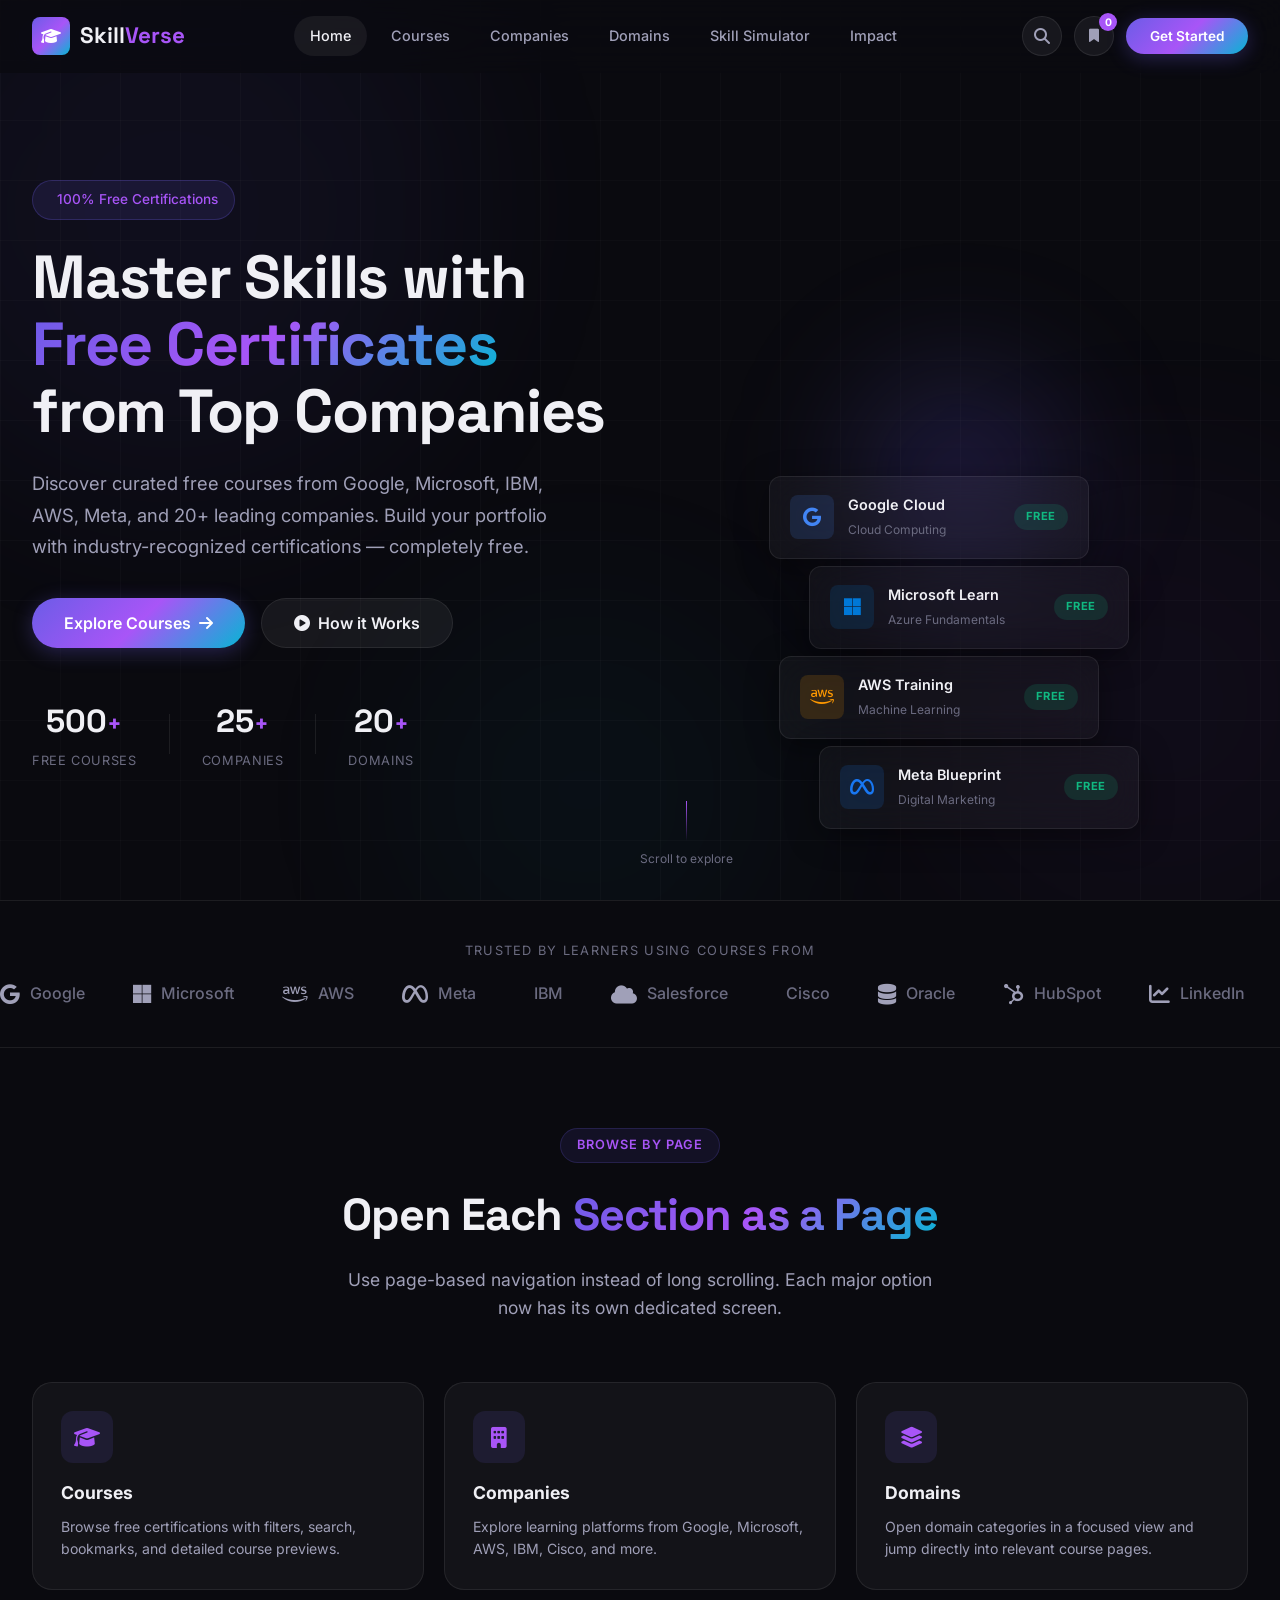
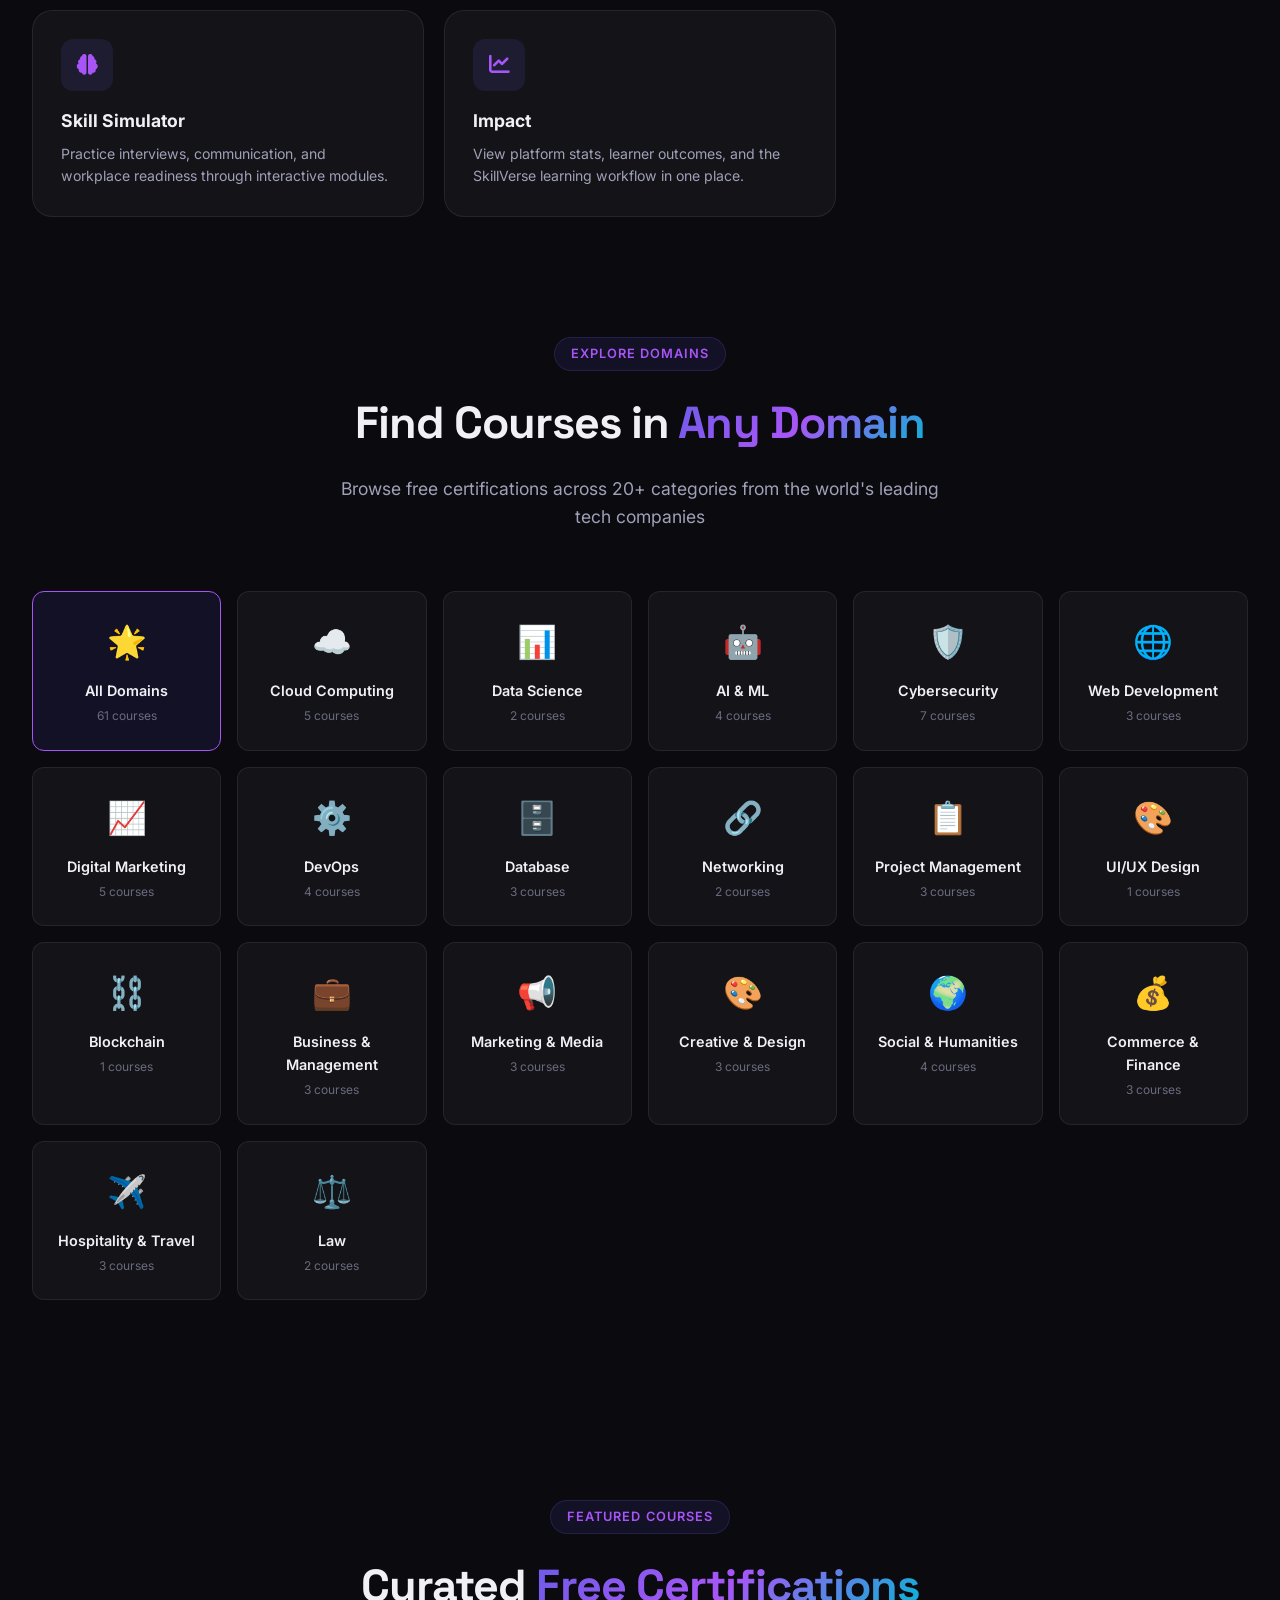
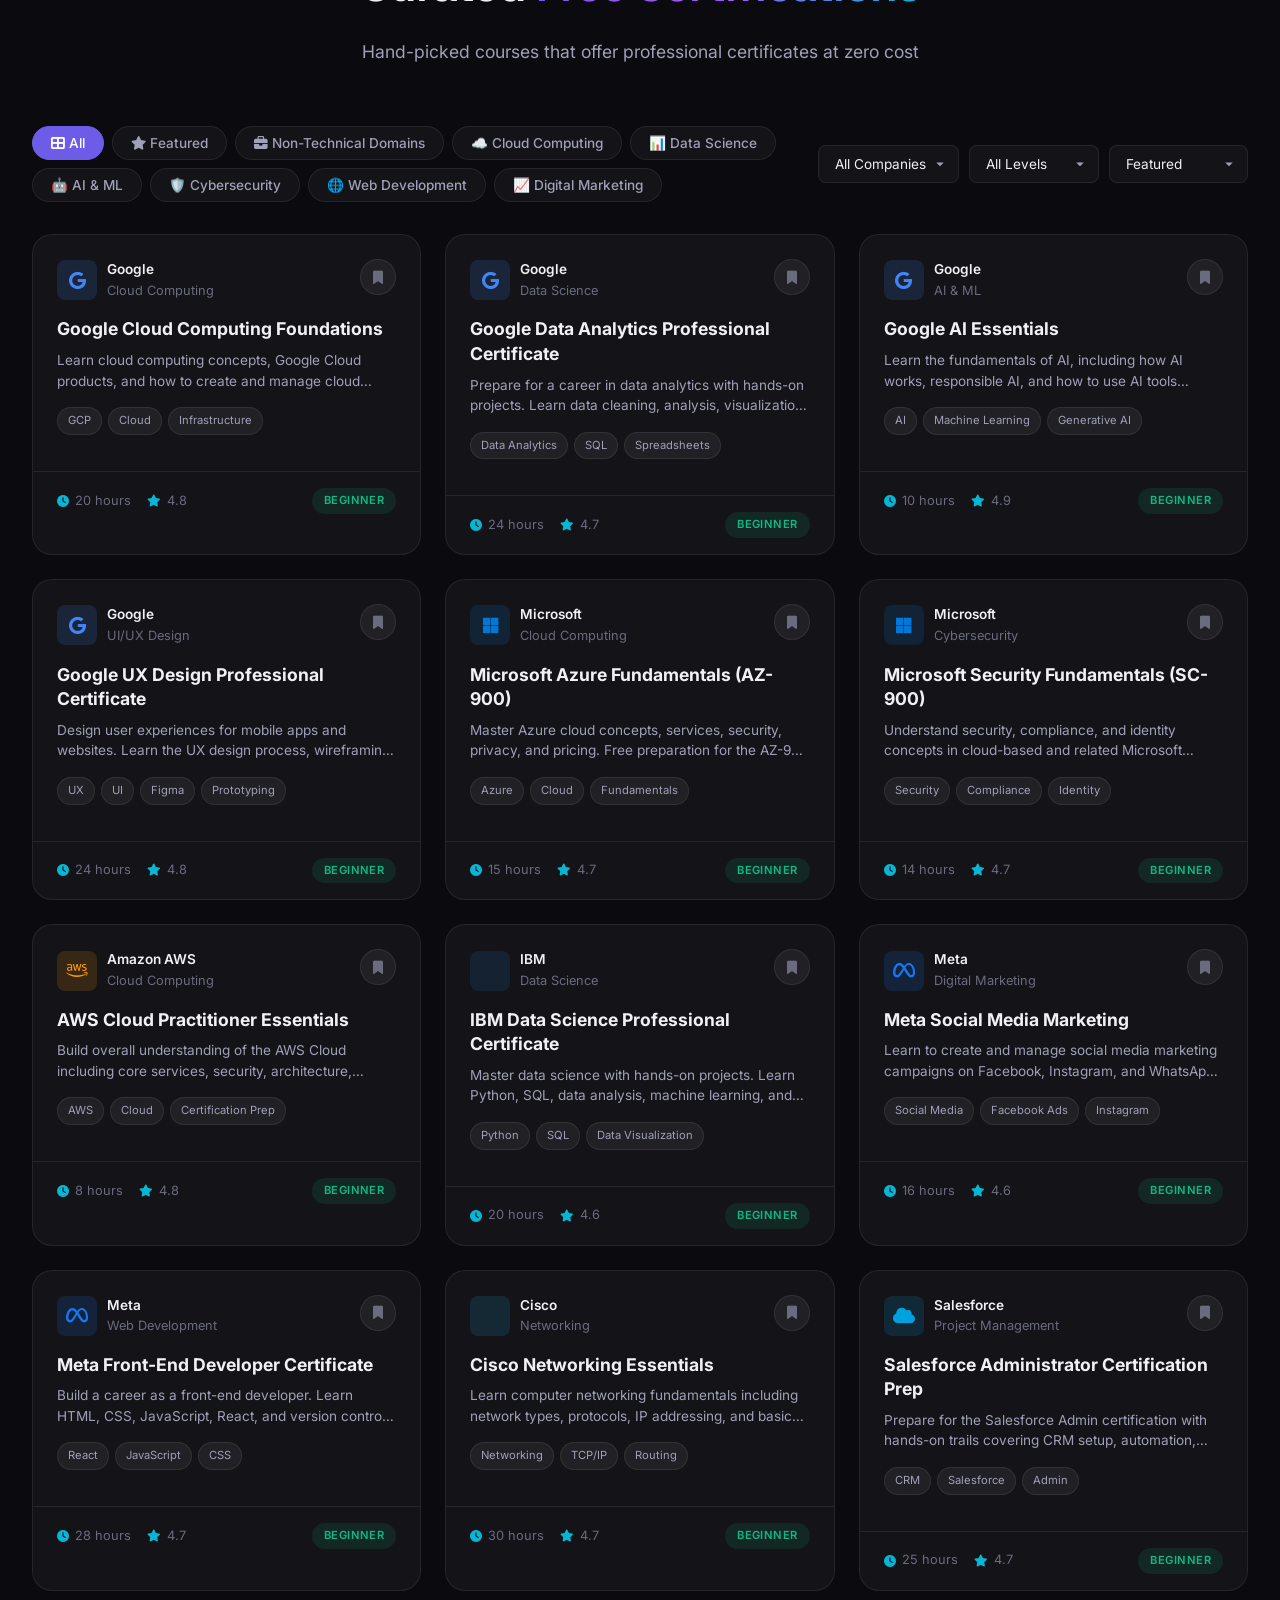
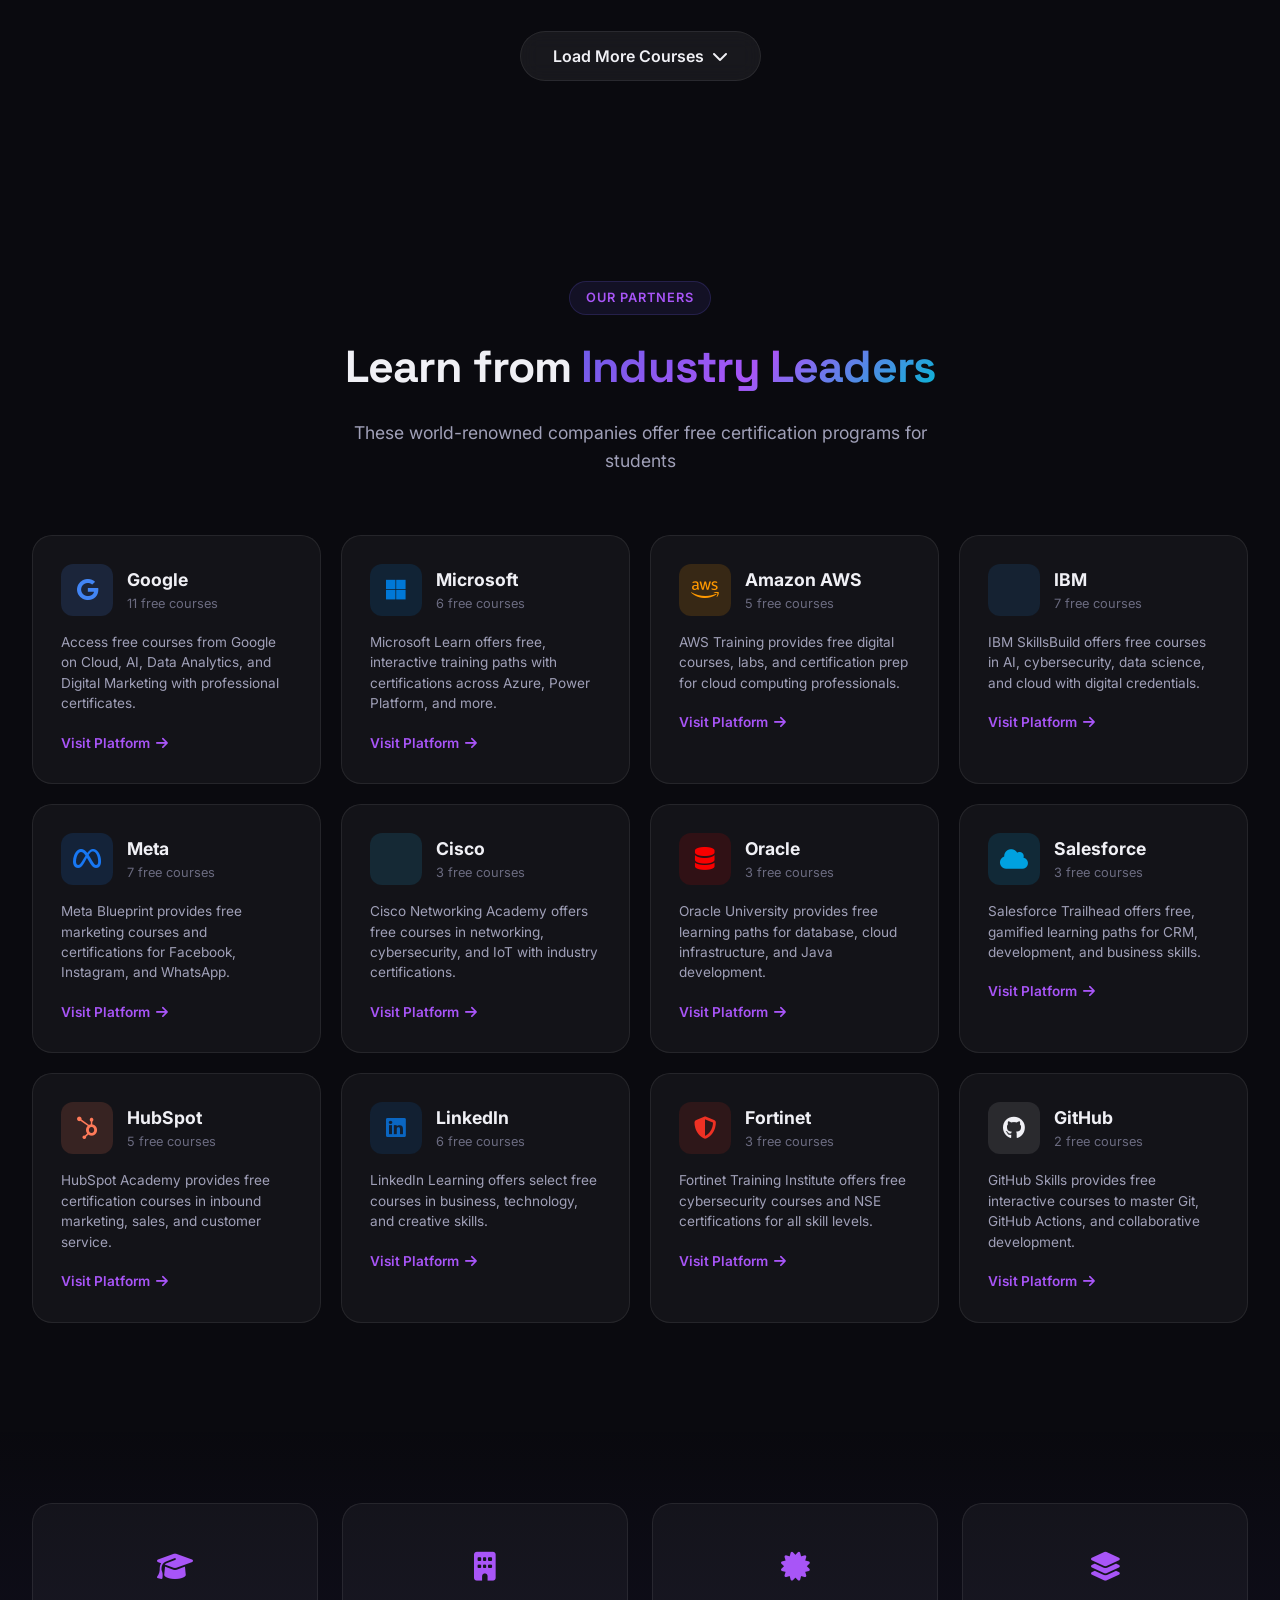
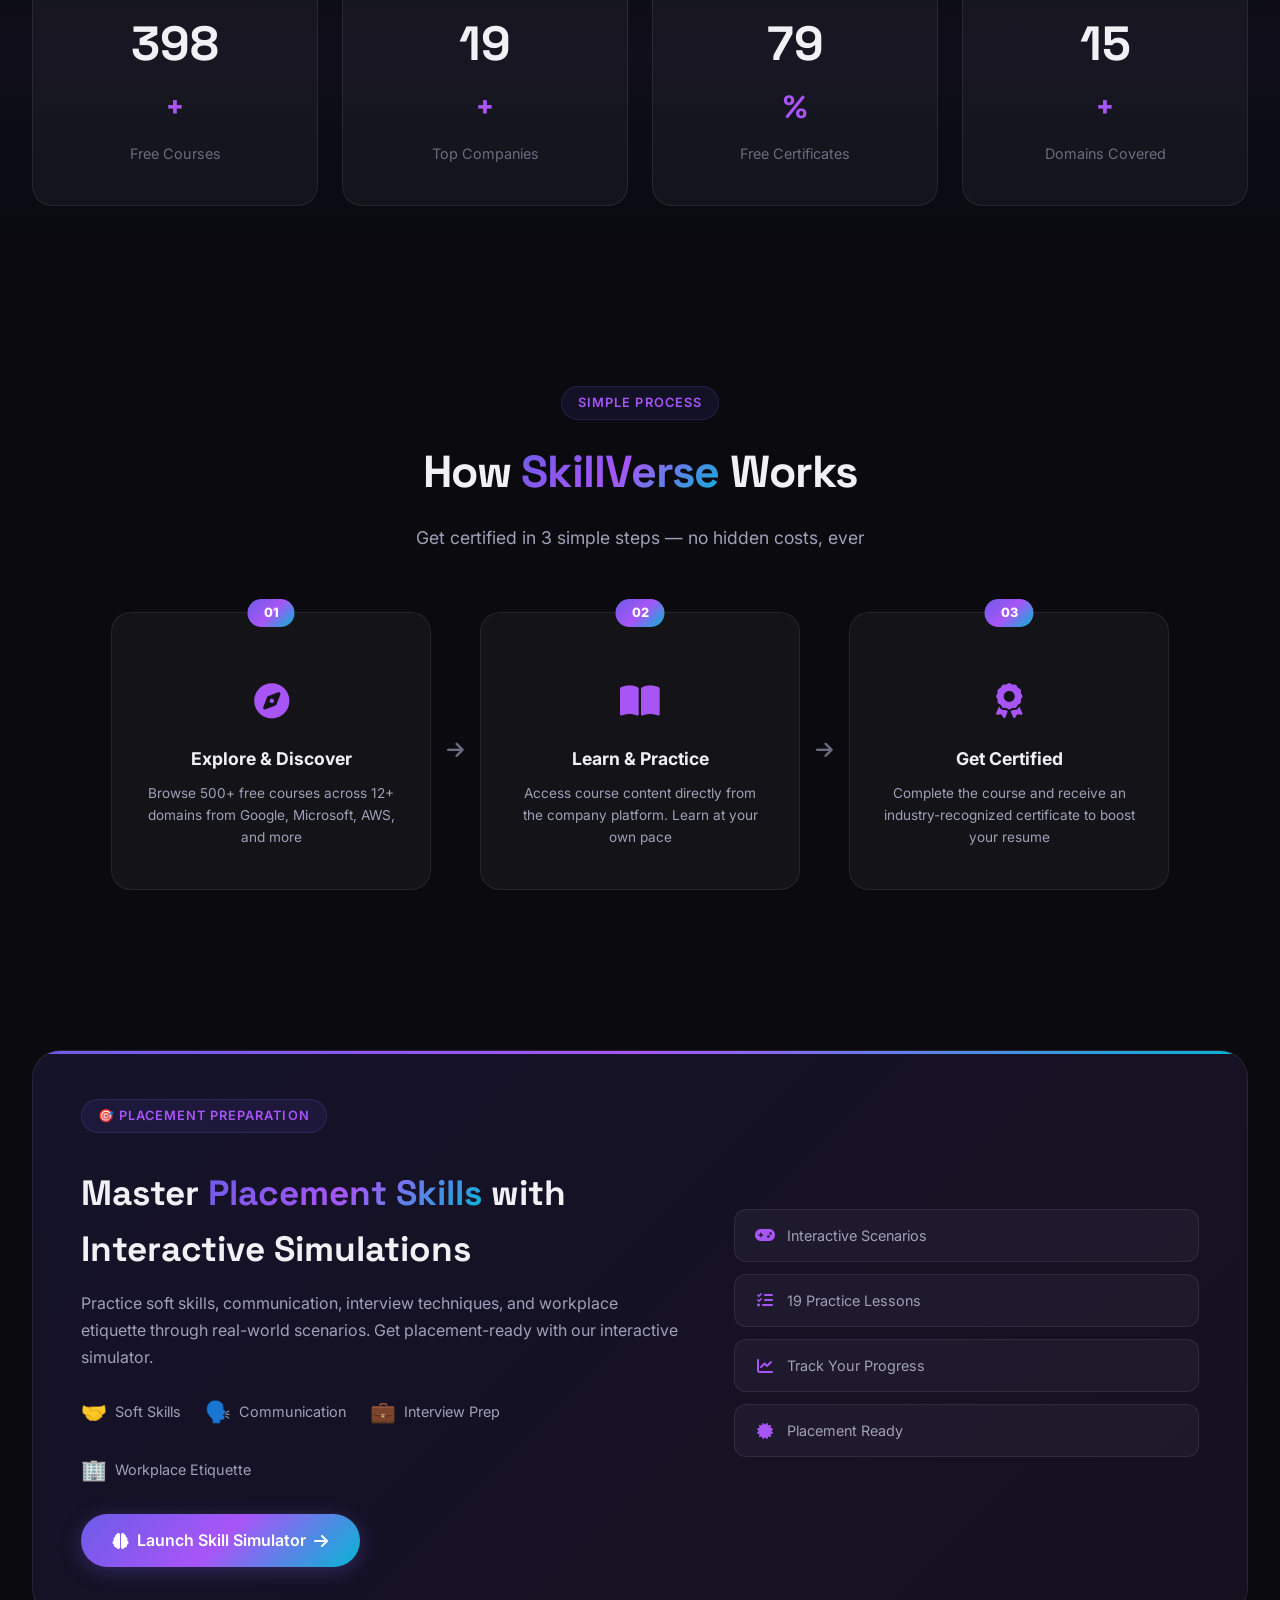
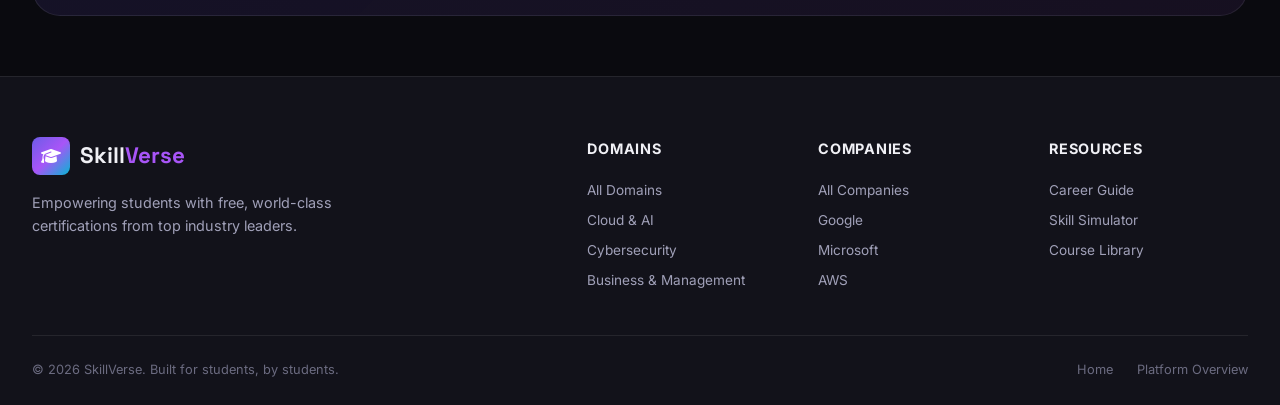
<file: index.html>
<!DOCTYPE html>
<html lang="en">
<head>
    <meta charset="UTF-8">
    <meta name="viewport" content="width=device-width, initial-scale=1.0">
    <title>SkillVerse — Free Certifications from Top Companies</title>
    <meta name="description" content="Discover free certification courses from Google, Microsoft, IBM, AWS, Meta, and more. SkillVerse curates the best free learning paths for students across all domains.">
    <link rel="preconnect" href="https://fonts.googleapis.com">
    <link rel="preconnect" href="https://fonts.gstatic.com" crossorigin>
    <link href="https://fonts.googleapis.com/css2?family=Inter:wght@300;400;500;600;700;800;900&family=Space+Grotesk:wght@400;500;600;700&display=swap" rel="stylesheet">
    <link rel="stylesheet" href="https://cdnjs.cloudflare.com/ajax/libs/font-awesome/6.5.1/css/all.min.css">
    <link rel="stylesheet" href="styles.css">
</head>
<body data-page="home">
    <!-- Animated Background -->
    <div class="bg-animation">
        <div class="bg-orb bg-orb-1"></div>
        <div class="bg-orb bg-orb-2"></div>
        <div class="bg-orb bg-orb-3"></div>
        <div class="bg-grid"></div>
    </div>

    <!-- Navigation -->
    <nav class="navbar" id="navbar">
        <div class="nav-container">
            <a href="index.html" class="nav-logo" id="nav-logo">
                <div class="logo-icon">
                    <i class="fas fa-graduation-cap"></i>
                </div>
                <span class="logo-text">Skill<span class="logo-accent">Verse</span></span>
            </a>
            <div class="nav-links" id="nav-links">
                <a href="index.html" class="nav-link active" data-section="home">Home</a>
                <a href="courses.html" class="nav-link" data-section="courses">Courses</a>
                <a href="companies.html" class="nav-link" data-section="companies">Companies</a>
                <a href="domains.html" class="nav-link" data-section="domains">Domains</a>
                <a href="simulator.html" class="nav-link" data-section="simulator">Skill Simulator</a>
                <a href="impact.html" class="nav-link" data-section="stats">Impact</a>
            </div>
            <div class="nav-actions">
                <div class="search-toggle" id="search-toggle">
                    <i class="fas fa-search"></i>
                </div>
                <button class="btn-bookmark" id="btn-bookmark" title="Saved Courses">
                    <i class="fas fa-bookmark"></i>
                    <span class="bookmark-count" id="bookmark-count">0</span>
                </button>
                <button class="btn-primary nav-cta" id="get-started-btn">Get Started</button>
                <div class="hamburger" id="hamburger">
                    <span></span><span></span><span></span>
                </div>
            </div>
        </div>
        <!-- Search Bar -->
        <div class="search-bar-container" id="search-bar-container">
            <div class="search-bar">
                <i class="fas fa-search search-icon"></i>
                <input type="text" id="global-search" placeholder="Search courses, companies, or skills..." autocomplete="off">
                <kbd class="search-shortcut">ESC</kbd>
            </div>
            <div class="search-results" id="search-results"></div>
        </div>
    </nav>

    <!-- Hero Section -->
    <section class="hero" id="home">
        <div class="hero-container">
            <div class="hero-content">
                <div class="hero-badge">
                    <i class="fas fa-sparkles"></i>
                    <span>100% Free Certifications</span>
                </div>
                <h1 class="hero-title">
                    Master Skills with 
                    <span class="gradient-text">Free Certificates</span> 
                    from Top Companies
                </h1>
                <p class="hero-subtitle">
                    Discover curated free courses from Google, Microsoft, IBM, AWS, Meta, and 20+ leading companies. 
                    Build your portfolio with industry-recognized certifications — completely free.
                </p>
                <div class="hero-actions">
                    <button class="btn-primary btn-lg" id="explore-courses-btn">
                        <span>Explore Courses</span>
                        <i class="fas fa-arrow-right"></i>
                    </button>
                    <button class="btn-glass btn-lg" id="watch-demo-btn">
                        <i class="fas fa-play-circle"></i>
                        <span>How it Works</span>
                    </button>
                </div>
                <div class="hero-stats">
                    <div class="hero-stat">
                        <span class="hero-stat-number" data-count="500">0</span><span class="hero-stat-plus">+</span>
                        <span class="hero-stat-label">Free Courses</span>
                    </div>
                    <div class="hero-stat-divider"></div>
                    <div class="hero-stat">
                        <span class="hero-stat-number" data-count="25">0</span><span class="hero-stat-plus">+</span>
                        <span class="hero-stat-label">Companies</span>
                    </div>
                    <div class="hero-stat-divider"></div>
                    <div class="hero-stat">
                        <span class="hero-stat-number" data-count="20">0</span><span class="hero-stat-plus">+</span>
                        <span class="hero-stat-label">Domains</span>
                    </div>
                </div>
            </div>
            <div class="hero-visual">
                <div class="hero-card-stack">
                    <div class="floating-card fc-1">
                        <div class="fc-icon google"><i class="fab fa-google"></i></div>
                        <div class="fc-text">
                            <span class="fc-title">Google Cloud</span>
                            <span class="fc-sub">Cloud Computing</span>
                        </div>
                        <span class="fc-badge">Free</span>
                    </div>
                    <div class="floating-card fc-2">
                        <div class="fc-icon microsoft"><i class="fab fa-microsoft"></i></div>
                        <div class="fc-text">
                            <span class="fc-title">Microsoft Learn</span>
                            <span class="fc-sub">Azure Fundamentals</span>
                        </div>
                        <span class="fc-badge">Free</span>
                    </div>
                    <div class="floating-card fc-3">
                        <div class="fc-icon aws"><i class="fab fa-aws"></i></div>
                        <div class="fc-text">
                            <span class="fc-title">AWS Training</span>
                            <span class="fc-sub">Machine Learning</span>
                        </div>
                        <span class="fc-badge">Free</span>
                    </div>
                    <div class="floating-card fc-4">
                        <div class="fc-icon meta"><i class="fab fa-meta"></i></div>
                        <div class="fc-text">
                            <span class="fc-title">Meta Blueprint</span>
                            <span class="fc-sub">Digital Marketing</span>
                        </div>
                        <span class="fc-badge">Free</span>
                    </div>
                    <div class="hero-glow"></div>
                </div>
            </div>
        </div>
        <div class="hero-scroll-indicator">
            <div class="scroll-line"></div>
            <span>Scroll to explore</span>
        </div>
    </section>

    <!-- Trusted Companies Ticker -->
    <section class="ticker-section">
        <div class="ticker-label">Trusted by learners using courses from</div>
        <div class="ticker-wrapper">
            <div class="ticker-track">
                <div class="ticker-item"><i class="fab fa-google"></i> Google</div>
                <div class="ticker-item"><i class="fab fa-microsoft"></i> Microsoft</div>
                <div class="ticker-item"><i class="fab fa-aws"></i> AWS</div>
                <div class="ticker-item"><i class="fab fa-meta"></i> Meta</div>
                <div class="ticker-item"><i class="fab fa-ibm"></i> IBM</div>
                <div class="ticker-item"><i class="fas fa-cloud"></i> Salesforce</div>
                <div class="ticker-item"><i class="fab fa-cisco"></i> Cisco</div>
                <div class="ticker-item"><i class="fas fa-database"></i> Oracle</div>
                <div class="ticker-item"><i class="fab fa-hubspot"></i> HubSpot</div>
                <div class="ticker-item"><i class="fas fa-chart-line"></i> LinkedIn</div>
                <div class="ticker-item"><i class="fas fa-shield-halved"></i> Fortinet</div>
                <div class="ticker-item"><i class="fas fa-code"></i> GitHub</div>
                <!-- Duplicate for seamless loop -->
                <div class="ticker-item"><i class="fab fa-google"></i> Google</div>
                <div class="ticker-item"><i class="fab fa-microsoft"></i> Microsoft</div>
                <div class="ticker-item"><i class="fab fa-aws"></i> AWS</div>
                <div class="ticker-item"><i class="fab fa-meta"></i> Meta</div>
                <div class="ticker-item"><i class="fab fa-ibm"></i> IBM</div>
                <div class="ticker-item"><i class="fas fa-cloud"></i> Salesforce</div>
                <div class="ticker-item"><i class="fab fa-cisco"></i> Cisco</div>
                <div class="ticker-item"><i class="fas fa-database"></i> Oracle</div>
                <div class="ticker-item"><i class="fab fa-hubspot"></i> HubSpot</div>
                <div class="ticker-item"><i class="fas fa-chart-line"></i> LinkedIn</div>
                <div class="ticker-item"><i class="fas fa-shield-halved"></i> Fortinet</div>
                <div class="ticker-item"><i class="fas fa-code"></i> GitHub</div>
            </div>
        </div>
    </section>

    <section class="page-links-section">
        <div class="section-container">
            <div class="section-header">
                <span class="section-tag">Browse by Page</span>
                <h2 class="section-title">Open Each <span class="gradient-text">Section as a Page</span></h2>
                <p class="section-subtitle">Use page-based navigation instead of long scrolling. Each major option now has its own dedicated screen.</p>
            </div>
            <div class="page-links-grid">
                <a href="courses.html" class="page-link-card">
                    <div class="page-link-icon"><i class="fas fa-graduation-cap"></i></div>
                    <h3>Courses</h3>
                    <p>Browse free certifications with filters, search, bookmarks, and detailed course previews.</p>
                </a>
                <a href="companies.html" class="page-link-card">
                    <div class="page-link-icon"><i class="fas fa-building"></i></div>
                    <h3>Companies</h3>
                    <p>Explore learning platforms from Google, Microsoft, AWS, IBM, Cisco, and more.</p>
                </a>
                <a href="domains.html" class="page-link-card">
                    <div class="page-link-icon"><i class="fas fa-layer-group"></i></div>
                    <h3>Domains</h3>
                    <p>Open domain categories in a focused view and jump directly into relevant course pages.</p>
                </a>
                <a href="simulator.html" class="page-link-card">
                    <div class="page-link-icon"><i class="fas fa-brain"></i></div>
                    <h3>Skill Simulator</h3>
                    <p>Practice interviews, communication, and workplace readiness through interactive modules.</p>
                </a>
                <a href="impact.html" class="page-link-card">
                    <div class="page-link-icon"><i class="fas fa-chart-line"></i></div>
                    <h3>Impact</h3>
                    <p>View platform stats, learner outcomes, and the SkillVerse learning workflow in one place.</p>
                </a>
            </div>
        </div>
    </section>

    <!-- Domain Filter Section -->
    <section class="domains-section" id="domains">
        <div class="section-container">
            <div class="section-header">
                <span class="section-tag">Explore Domains</span>
                <h2 class="section-title">Find Courses in <span class="gradient-text">Any Domain</span></h2>
                <p class="section-subtitle">Browse free certifications across 20+ categories from the world's leading tech companies</p>
            </div>
            <div class="domain-grid" id="domain-grid">
                <!-- Populated by JS -->
            </div>
        </div>
    </section>

    <!-- Courses Section -->
    <section class="courses-section" id="courses">
        <div class="section-container">
            <div class="section-header">
                <span class="section-tag">Featured Courses</span>
                <h2 class="section-title">Curated <span class="gradient-text">Free Certifications</span></h2>
                <p class="section-subtitle">Hand-picked courses that offer professional certificates at zero cost</p>
            </div>
            <!-- Filters -->
            <div class="filters-bar" id="filters-bar">
                <div class="filter-chips" id="filter-chips">
                    <button class="filter-chip active" data-filter="all">
                        <i class="fas fa-th-large"></i> All Courses
                    </button>
                </div>
                <div class="filter-actions">
                    <select class="filter-select" id="company-filter">
                        <option value="all">All Companies</option>
                    </select>
                    <select class="filter-select" id="level-filter">
                        <option value="all">All Levels</option>
                        <option value="Beginner">Beginner</option>
                        <option value="Intermediate">Intermediate</option>
                        <option value="Advanced">Advanced</option>
                    </select>
                    <select class="filter-select" id="sort-filter">
                        <option value="featured">Featured</option>
                        <option value="rating">Highest Rated</option>
                        <option value="duration-asc">Shortest First</option>
                        <option value="duration-desc">Longest First</option>
                    </select>
                </div>
            </div>
            <!-- Course Grid -->
            <div class="course-grid" id="course-grid">
                <!-- Populated by JS -->
            </div>
            <div class="load-more-container" id="load-more-container">
                <button class="btn-glass btn-lg" id="load-more-btn">
                    <span>Load More Courses</span>
                    <i class="fas fa-chevron-down"></i>
                </button>
            </div>
            <div class="no-results" id="no-results" style="display:none;">
                <i class="fas fa-search"></i>
                <h3>No courses found</h3>
                <p>Try adjusting your filters or search terms</p>
            </div>
        </div>
    </section>

    <!-- Companies Section -->
    <section class="companies-section" id="companies">
        <div class="section-container">
            <div class="section-header">
                <span class="section-tag">Our Partners</span>
                <h2 class="section-title">Learn from <span class="gradient-text">Industry Leaders</span></h2>
                <p class="section-subtitle">These world-renowned companies offer free certification programs for students</p>
            </div>
            <div class="companies-grid" id="companies-grid">
                <!-- Populated by JS -->
            </div>
        </div>
    </section>

    <!-- Stats / Impact Section -->
    <section class="stats-section" id="stats">
        <div class="section-container">
            <div class="stats-grid">
                <div class="stat-card">
                    <div class="stat-icon"><i class="fas fa-graduation-cap"></i></div>
                    <div class="stat-number" data-count="500">0</div>
                    <div class="stat-suffix">+</div>
                    <div class="stat-label">Free Courses</div>
                </div>
                <div class="stat-card">
                    <div class="stat-icon"><i class="fas fa-building"></i></div>
                    <div class="stat-number" data-count="25">0</div>
                    <div class="stat-suffix">+</div>
                    <div class="stat-label">Top Companies</div>
                </div>
                <div class="stat-card">
                    <div class="stat-icon"><i class="fas fa-certificate"></i></div>
                    <div class="stat-number" data-count="100">0</div>
                    <div class="stat-suffix">%</div>
                    <div class="stat-label">Free Certificates</div>
                </div>
                <div class="stat-card">
                    <div class="stat-icon"><i class="fas fa-layer-group"></i></div>
                    <div class="stat-number" data-count="20">0</div>
                    <div class="stat-suffix">+</div>
                    <div class="stat-label">Domains Covered</div>
                </div>
            </div>
        </div>
    </section>

    <!-- How It Works -->
    <section class="how-section" id="how-it-works">
        <div class="section-container">
            <div class="section-header">
                <span class="section-tag">Simple Process</span>
                <h2 class="section-title">How <span class="gradient-text">SkillVerse</span> Works</h2>
                <p class="section-subtitle">Get certified in 3 simple steps — no hidden costs, ever</p>
            </div>
            <div class="steps-grid">
                <div class="step-card">
                    <div class="step-number">01</div>
                    <div class="step-icon"><i class="fas fa-compass"></i></div>
                    <h3>Explore & Discover</h3>
                    <p>Browse 500+ free courses across 12+ domains from Google, Microsoft, AWS, and more</p>
                </div>
                <div class="step-connector"><i class="fas fa-arrow-right"></i></div>
                <div class="step-card">
                    <div class="step-number">02</div>
                    <div class="step-icon"><i class="fas fa-book-open"></i></div>
                    <h3>Learn & Practice</h3>
                    <p>Access course content directly from the company platform. Learn at your own pace</p>
                </div>
                <div class="step-connector"><i class="fas fa-arrow-right"></i></div>
                <div class="step-card">
                    <div class="step-number">03</div>
                    <div class="step-icon"><i class="fas fa-award"></i></div>
                    <h3>Get Certified</h3>
                    <p>Complete the course and receive an industry-recognized certificate to boost your resume</p>
                </div>
            </div>
        </div>
    </section>

    <!-- Skill Simulator CTA Section -->
    <section class="sim-cta-section" id="sim-cta">
        <div class="section-container">
            <div class="sim-cta-card">
                <div class="sim-cta-left">
                    <span class="section-tag">🎯 Placement Preparation</span>
                    <h2 style="font-family:var(--font-display);font-size:2.2rem;font-weight:800;margin:16px 0 12px;">Master <span class="gradient-text">Placement Skills</span> with Interactive Simulations</h2>
                    <p style="color:var(--text-secondary);font-size:1rem;line-height:1.7;margin-bottom:24px;">Practice soft skills, communication, interview techniques, and workplace etiquette through real-world scenarios. Get placement-ready with our interactive simulator.</p>
                    <div style="display:flex;gap:24px;flex-wrap:wrap;margin-bottom:28px;">
                        <div style="display:flex;align-items:center;gap:8px;font-size:0.9rem;color:var(--text-secondary);"><span style="font-size:1.3rem;">🤝</span> Soft Skills</div>
                        <div style="display:flex;align-items:center;gap:8px;font-size:0.9rem;color:var(--text-secondary);"><span style="font-size:1.3rem;">🗣️</span> Communication</div>
                        <div style="display:flex;align-items:center;gap:8px;font-size:0.9rem;color:var(--text-secondary);"><span style="font-size:1.3rem;">💼</span> Interview Prep</div>
                        <div style="display:flex;align-items:center;gap:8px;font-size:0.9rem;color:var(--text-secondary);"><span style="font-size:1.3rem;">🏢</span> Workplace Etiquette</div>
                    </div>
                    <a href="simulator.html" class="btn-primary btn-lg" style="text-decoration:none;">
                        <i class="fas fa-brain"></i> <span>Launch Skill Simulator</span> <i class="fas fa-arrow-right"></i>
                    </a>
                </div>
                <div class="sim-cta-right">
                    <div class="sim-cta-visual">
                        <div class="sim-feature-pill"><i class="fas fa-gamepad"></i> Interactive Scenarios</div>
                        <div class="sim-feature-pill"><i class="fas fa-tasks"></i> 19 Practice Lessons</div>
                        <div class="sim-feature-pill"><i class="fas fa-chart-line"></i> Track Your Progress</div>
                        <div class="sim-feature-pill"><i class="fas fa-certificate"></i> Placement Ready</div>
                    </div>
                </div>
            </div>
        </div>
    </section>

    <!-- Footer -->
    <footer class="footer">
        <div class="footer-container">
            <div class="footer-top">
                <div class="footer-brand">
                    <a href="index.html" class="nav-logo">
                        <div class="logo-icon"><i class="fas fa-graduation-cap"></i></div>
                        <span class="logo-text">Skill<span class="logo-accent">Verse</span></span>
                    </a>
                    <p>Empowering students with free, world-class certifications from top industry leaders.</p>

                </div>
                <div class="footer-links-grid">
                    <div class="footer-col" id="footer-domains">
                        <h4>Domains</h4>
                        <a href="domains.html">All Domains</a>
                        <a href="courses.html?domain=cloud">Cloud & AI</a>
                        <a href="courses.html?domain=cybersecurity">Cybersecurity</a>
                        <a href="courses.html?domain=business">Business & Management</a>
                    </div>
                    <div class="footer-col">
                        <h4>Companies</h4>
                        <a href="companies.html">All Companies</a>
                        <a href="companies.html">Google</a>
                        <a href="companies.html">Microsoft</a>
                        <a href="companies.html">AWS</a>
                    </div>
                    <div class="footer-col">
                        <h4>Resources</h4>
                        <a href="impact.html">Career Guide</a>
                        <a href="simulator.html">Skill Simulator</a>
                        <a href="courses.html">Course Library</a>
                    </div>
                </div>
            </div>
            <div class="footer-bottom">
                <p>&copy; 2026 SkillVerse. Built for students, by students.</p>
                <div class="footer-bottom-links">
                    <a href="index.html">Home</a>
                    <a href="impact.html">Platform Overview</a>
                </div>
            </div>
        </div>
    </footer>

    <!-- Course Detail Modal -->
    <div class="modal-overlay" id="course-modal">
        <div class="modal-content">
            <button class="modal-close" id="modal-close"><i class="fas fa-times"></i></button>
            <div class="modal-header" id="modal-header">
                <!-- Populated by JS -->
            </div>
            <div class="modal-body" id="modal-body">
                <!-- Populated by JS -->
            </div>
        </div>
    </div>

    <!-- Saved Courses Sidebar -->
    <div class="sidebar-overlay" id="sidebar-overlay"></div>
    <div class="saved-sidebar" id="saved-sidebar">
        <div class="sidebar-header">
            <h3><i class="fas fa-bookmark"></i> Saved Courses</h3>
            <button class="sidebar-close" id="sidebar-close"><i class="fas fa-times"></i></button>
        </div>
        <div class="sidebar-body" id="sidebar-body">
            <!-- Populated by JS -->
        </div>
    </div>

    <!-- Toast Notification -->
    <div class="toast-container" id="toast-container"></div>

    <!-- Back to Top -->
    <button class="back-to-top" id="back-to-top" aria-label="Back to top">
        <i class="fas fa-arrow-up"></i>
    </button>

    <script src="data.js"></script>
    <script src="app.js"></script>
</body>
</html>
</file>
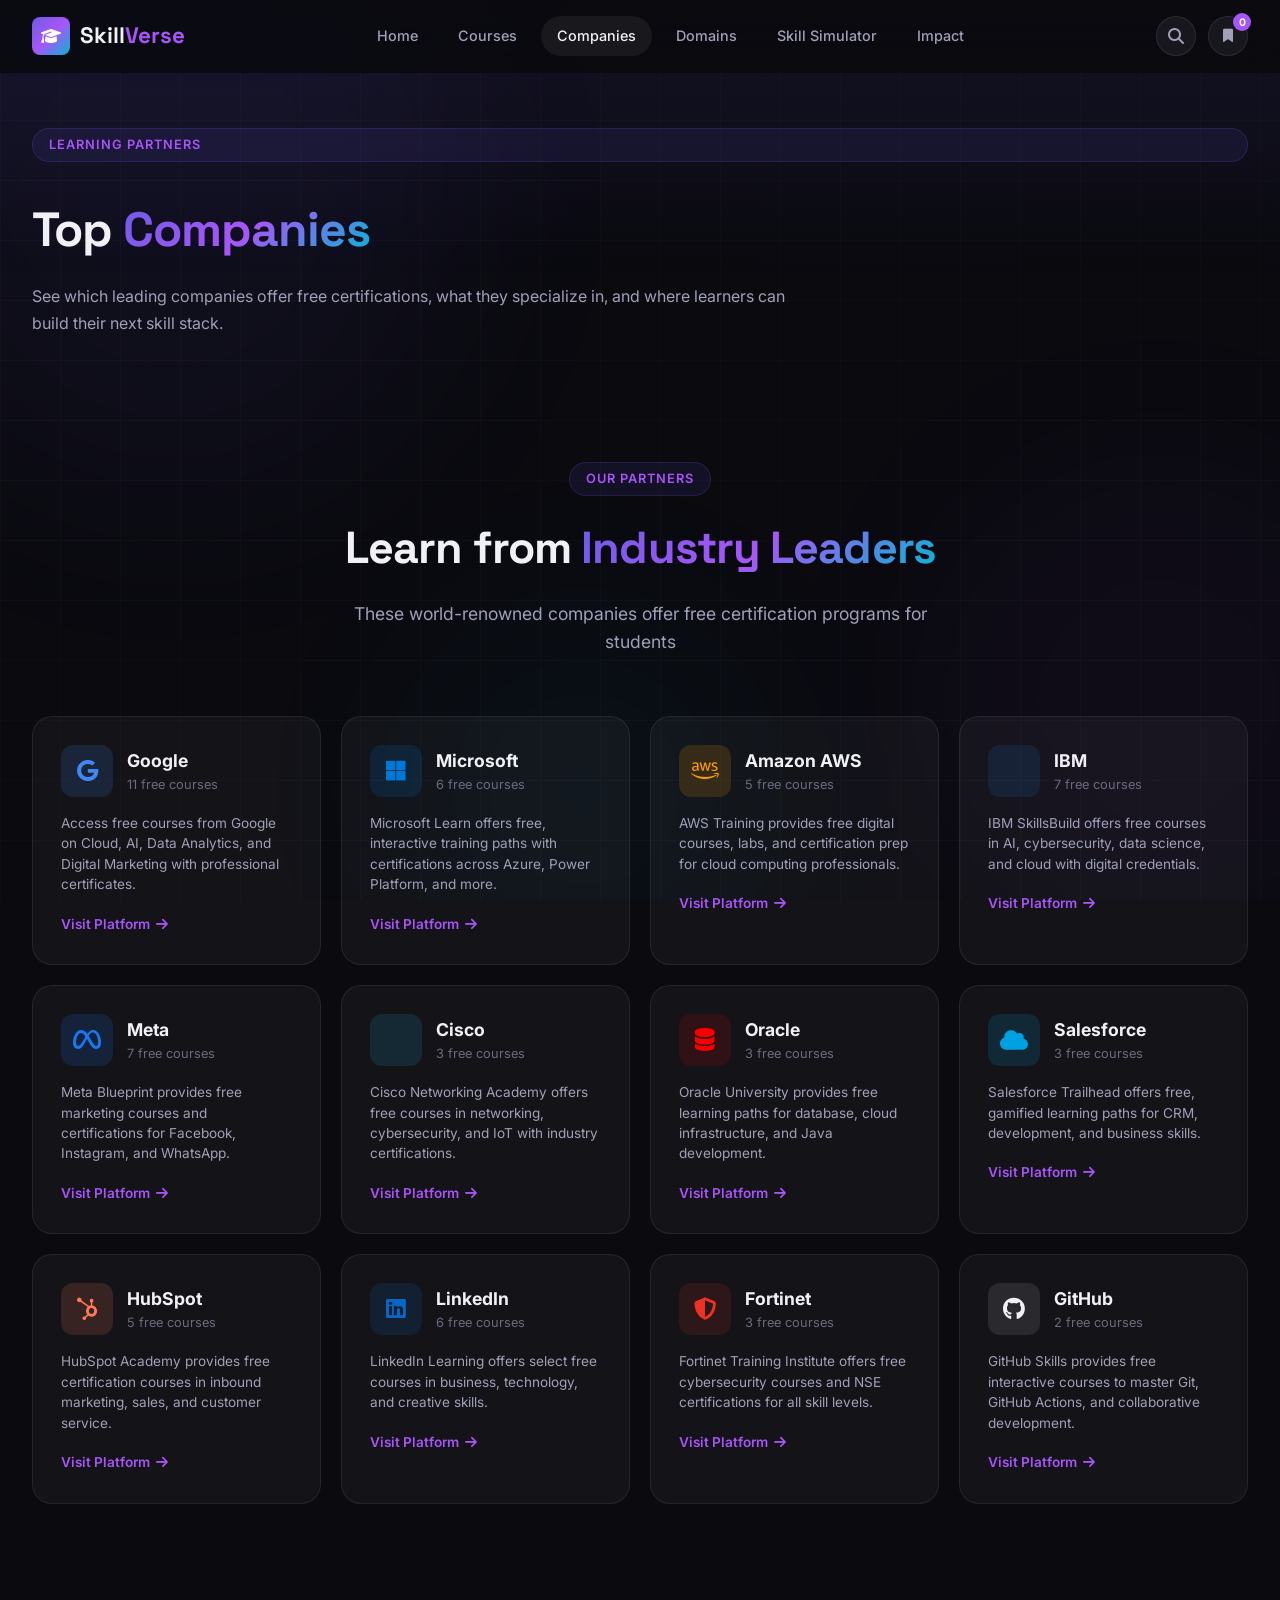
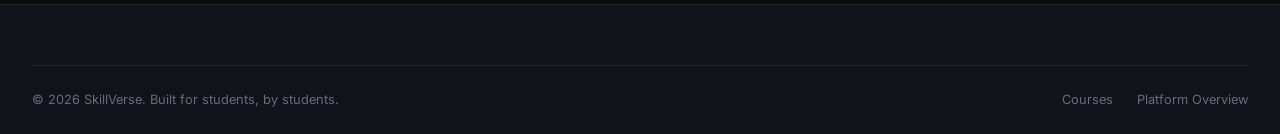
<file: companies.html>
<!DOCTYPE html>
<html lang="en">
<head>
    <meta charset="UTF-8">
    <meta name="viewport" content="width=device-width, initial-scale=1.0">
    <title>SkillVerse - Companies</title>
    <meta name="description" content="Discover free learning platforms from top companies offering certifications and career-building courses.">
    <link rel="preconnect" href="https://fonts.googleapis.com">
    <link rel="preconnect" href="https://fonts.gstatic.com" crossorigin>
    <link href="https://fonts.googleapis.com/css2?family=Inter:wght@300;400;500;600;700;800;900&family=Space+Grotesk:wght@400;500;600;700&display=swap" rel="stylesheet">
    <link rel="stylesheet" href="https://cdnjs.cloudflare.com/ajax/libs/font-awesome/6.5.1/css/all.min.css">
    <link rel="stylesheet" href="styles.css">
</head>
<body data-page="companies">
    <div class="bg-animation">
        <div class="bg-orb bg-orb-1"></div>
        <div class="bg-orb bg-orb-2"></div>
        <div class="bg-orb bg-orb-3"></div>
        <div class="bg-grid"></div>
    </div>

    <nav class="navbar" id="navbar">
        <div class="nav-container">
            <a href="index.html" class="nav-logo">
                <div class="logo-icon"><i class="fas fa-graduation-cap"></i></div>
                <span class="logo-text">Skill<span class="logo-accent">Verse</span></span>
            </a>
            <div class="nav-links" id="nav-links">
                <a href="index.html" class="nav-link" data-section="home">Home</a>
                <a href="courses.html" class="nav-link" data-section="courses">Courses</a>
                <a href="companies.html" class="nav-link active" data-section="companies">Companies</a>
                <a href="domains.html" class="nav-link" data-section="domains">Domains</a>
                <a href="simulator.html" class="nav-link" data-section="simulator">Skill Simulator</a>
                <a href="impact.html" class="nav-link" data-section="stats">Impact</a>
            </div>
            <div class="nav-actions">
                <div class="search-toggle" id="search-toggle"><i class="fas fa-search"></i></div>
                <button class="btn-bookmark" id="btn-bookmark" title="Saved Courses">
                    <i class="fas fa-bookmark"></i>
                    <span class="bookmark-count" id="bookmark-count">0</span>
                </button>
                <div class="hamburger" id="hamburger"><span></span><span></span><span></span></div>
            </div>
        </div>
        <div class="search-bar-container" id="search-bar-container">
            <div class="search-bar">
                <i class="fas fa-search search-icon"></i>
                <input type="text" id="global-search" placeholder="Search courses, companies, or skills..." autocomplete="off">
                <kbd class="search-shortcut">ESC</kbd>
            </div>
            <div class="search-results" id="search-results"></div>
        </div>
    </nav>

    <main class="page-shell">
        <section class="page-hero">
            <div class="page-hero-inner">
                <span class="section-tag">Learning Partners</span>
                <h1 class="page-hero-title">Top <span class="gradient-text">Companies</span></h1>
                <p class="page-hero-copy">See which leading companies offer free certifications, what they specialize in, and where learners can build their next skill stack.</p>
            </div>
        </section>

        <section class="companies-section" id="companies">
            <div class="section-container">
                <div class="section-header">
                    <span class="section-tag">Our Partners</span>
                    <h2 class="section-title">Learn from <span class="gradient-text">Industry Leaders</span></h2>
                    <p class="section-subtitle">These world-renowned companies offer free certification programs for students</p>
                </div>
                <div class="companies-grid" id="companies-grid"></div>
            </div>
        </section>
    </main>

    <footer class="footer">
        <div class="footer-container">
            <div class="footer-bottom">
                <p>&copy; 2026 SkillVerse. Built for students, by students.</p>
                <div class="footer-bottom-links">
                    <a href="courses.html">Courses</a>
                    <a href="impact.html">Platform Overview</a>
                </div>
            </div>
        </div>
    </footer>

    <div class="modal-overlay" id="course-modal">
        <div class="modal-content">
            <button class="modal-close" id="modal-close"><i class="fas fa-times"></i></button>
            <div class="modal-header" id="modal-header"></div>
            <div class="modal-body" id="modal-body"></div>
        </div>
    </div>
    <div class="sidebar-overlay" id="sidebar-overlay"></div>
    <div class="saved-sidebar" id="saved-sidebar">
        <div class="sidebar-header">
            <h3><i class="fas fa-bookmark"></i> Saved Courses</h3>
            <button class="sidebar-close" id="sidebar-close"><i class="fas fa-times"></i></button>
        </div>
        <div class="sidebar-body" id="sidebar-body"></div>
    </div>
    <div class="toast-container" id="toast-container"></div>
    <button class="back-to-top" id="back-to-top" aria-label="Back to top"><i class="fas fa-arrow-up"></i></button>

    <script src="data.js"></script>
    <script src="app.js"></script>
</body>
</html>
</file>
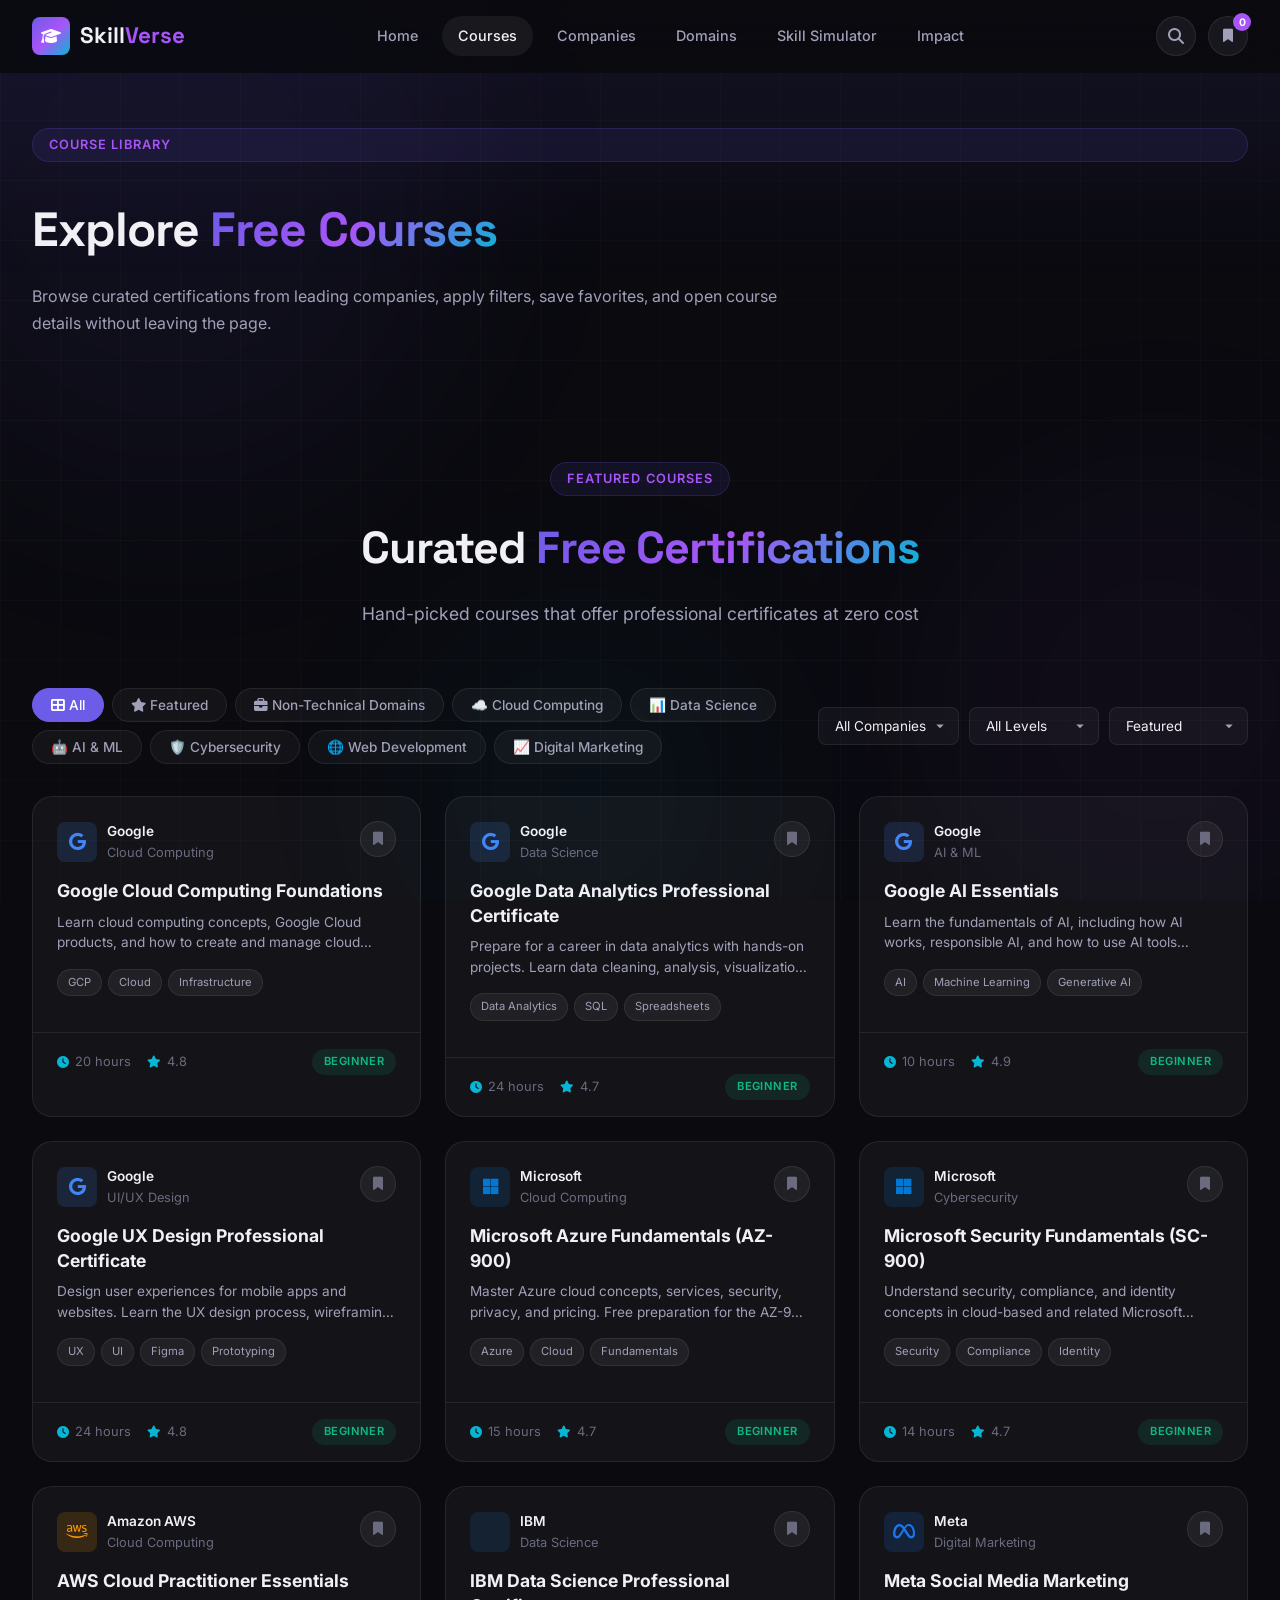
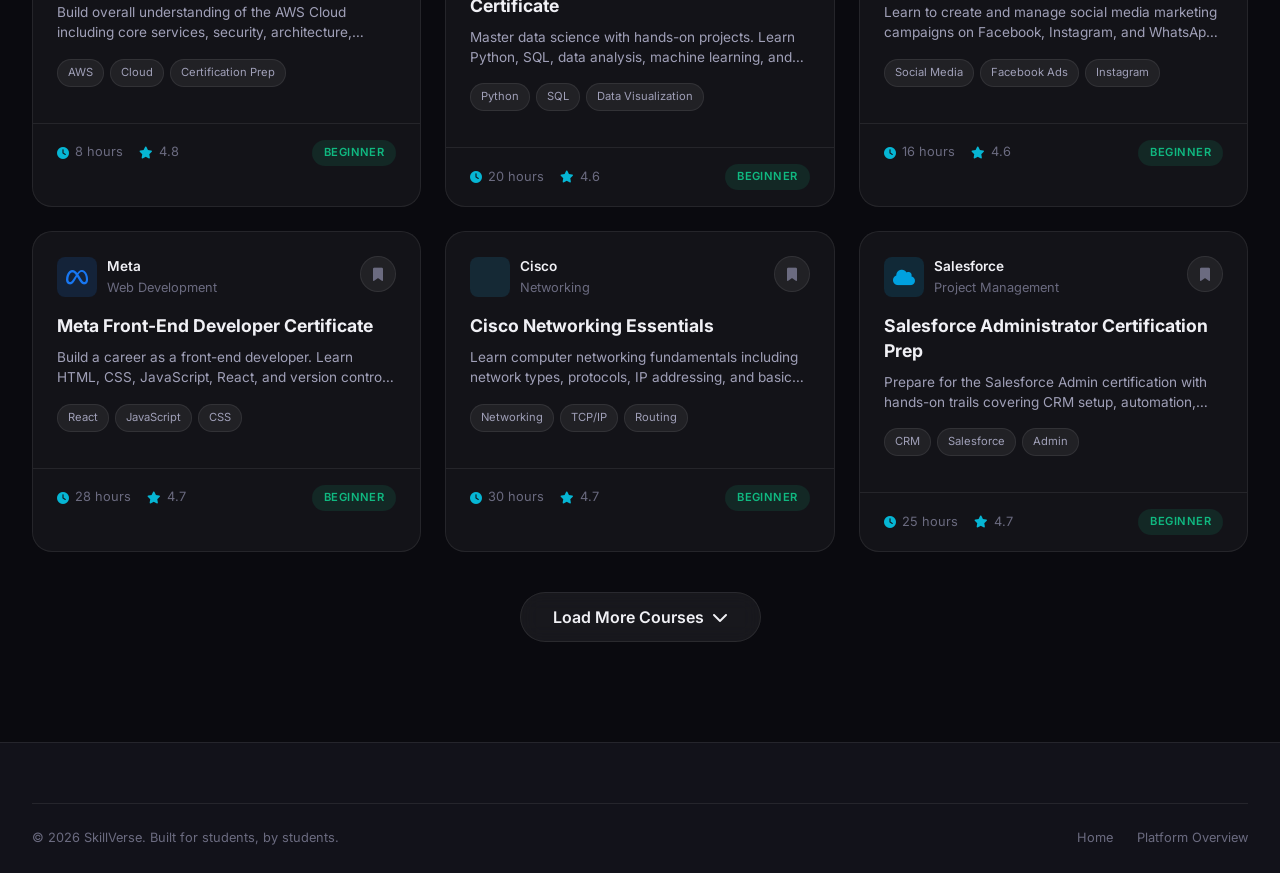
<file: courses.html>
<!DOCTYPE html>
<html lang="en">
<head>
    <meta charset="UTF-8">
    <meta name="viewport" content="width=device-width, initial-scale=1.0">
    <title>SkillVerse - Courses</title>
    <meta name="description" content="Browse free certification courses from top companies with filters, search, and bookmarks.">
    <link rel="preconnect" href="https://fonts.googleapis.com">
    <link rel="preconnect" href="https://fonts.gstatic.com" crossorigin>
    <link href="https://fonts.googleapis.com/css2?family=Inter:wght@300;400;500;600;700;800;900&family=Space+Grotesk:wght@400;500;600;700&display=swap" rel="stylesheet">
    <link rel="stylesheet" href="https://cdnjs.cloudflare.com/ajax/libs/font-awesome/6.5.1/css/all.min.css">
    <link rel="stylesheet" href="styles.css">
</head>
<body data-page="courses">
    <div class="bg-animation">
        <div class="bg-orb bg-orb-1"></div>
        <div class="bg-orb bg-orb-2"></div>
        <div class="bg-orb bg-orb-3"></div>
        <div class="bg-grid"></div>
    </div>

    <nav class="navbar" id="navbar">
        <div class="nav-container">
            <a href="index.html" class="nav-logo">
                <div class="logo-icon"><i class="fas fa-graduation-cap"></i></div>
                <span class="logo-text">Skill<span class="logo-accent">Verse</span></span>
            </a>
            <div class="nav-links" id="nav-links">
                <a href="index.html" class="nav-link" data-section="home">Home</a>
                <a href="courses.html" class="nav-link active" data-section="courses">Courses</a>
                <a href="companies.html" class="nav-link" data-section="companies">Companies</a>
                <a href="domains.html" class="nav-link" data-section="domains">Domains</a>
                <a href="simulator.html" class="nav-link" data-section="simulator">Skill Simulator</a>
                <a href="impact.html" class="nav-link" data-section="stats">Impact</a>
            </div>
            <div class="nav-actions">
                <div class="search-toggle" id="search-toggle"><i class="fas fa-search"></i></div>
                <button class="btn-bookmark" id="btn-bookmark" title="Saved Courses">
                    <i class="fas fa-bookmark"></i>
                    <span class="bookmark-count" id="bookmark-count">0</span>
                </button>
                <div class="hamburger" id="hamburger"><span></span><span></span><span></span></div>
            </div>
        </div>
        <div class="search-bar-container" id="search-bar-container">
            <div class="search-bar">
                <i class="fas fa-search search-icon"></i>
                <input type="text" id="global-search" placeholder="Search courses, companies, or skills..." autocomplete="off">
                <kbd class="search-shortcut">ESC</kbd>
            </div>
            <div class="search-results" id="search-results"></div>
        </div>
    </nav>

    <main class="page-shell">
        <section class="page-hero">
            <div class="page-hero-inner">
                <span class="section-tag">Course Library</span>
                <h1 class="page-hero-title">Explore <span class="gradient-text">Free Courses</span></h1>
                <p class="page-hero-copy">Browse curated certifications from leading companies, apply filters, save favorites, and open course details without leaving the page.</p>
            </div>
        </section>

        <section class="courses-section" id="courses">
            <div class="section-container">
                <div class="section-header">
                    <span class="section-tag">Featured Courses</span>
                    <h2 class="section-title">Curated <span class="gradient-text">Free Certifications</span></h2>
                    <p class="section-subtitle">Hand-picked courses that offer professional certificates at zero cost</p>
                </div>
                <div class="filters-bar" id="filters-bar">
                    <div class="filter-chips" id="filter-chips">
                        <button class="filter-chip active" data-filter="all">
                            <i class="fas fa-th-large"></i> All Courses
                        </button>
                    </div>
                    <div class="filter-actions">
                        <select class="filter-select" id="company-filter">
                            <option value="all">All Companies</option>
                        </select>
                        <select class="filter-select" id="level-filter">
                            <option value="all">All Levels</option>
                            <option value="Beginner">Beginner</option>
                            <option value="Intermediate">Intermediate</option>
                            <option value="Advanced">Advanced</option>
                        </select>
                        <select class="filter-select" id="sort-filter">
                            <option value="featured">Featured</option>
                            <option value="rating">Highest Rated</option>
                            <option value="duration-asc">Shortest First</option>
                            <option value="duration-desc">Longest First</option>
                        </select>
                    </div>
                </div>
                <div class="course-grid" id="course-grid"></div>
                <div class="load-more-container" id="load-more-container">
                    <button class="btn-glass btn-lg" id="load-more-btn">
                        <span>Load More Courses</span>
                        <i class="fas fa-chevron-down"></i>
                    </button>
                </div>
                <div class="no-results" id="no-results" style="display:none;">
                    <i class="fas fa-search"></i>
                    <h3>No courses found</h3>
                    <p>Try adjusting your filters or search terms</p>
                </div>
            </div>
        </section>
    </main>

    <footer class="footer">
        <div class="footer-container">
            <div class="footer-bottom">
                <p>&copy; 2026 SkillVerse. Built for students, by students.</p>
                <div class="footer-bottom-links">
                    <a href="index.html">Home</a>
                    <a href="impact.html">Platform Overview</a>
                </div>
            </div>
        </div>
    </footer>

    <div class="modal-overlay" id="course-modal">
        <div class="modal-content">
            <button class="modal-close" id="modal-close"><i class="fas fa-times"></i></button>
            <div class="modal-header" id="modal-header"></div>
            <div class="modal-body" id="modal-body"></div>
        </div>
    </div>

    <div class="sidebar-overlay" id="sidebar-overlay"></div>
    <div class="saved-sidebar" id="saved-sidebar">
        <div class="sidebar-header">
            <h3><i class="fas fa-bookmark"></i> Saved Courses</h3>
            <button class="sidebar-close" id="sidebar-close"><i class="fas fa-times"></i></button>
        </div>
        <div class="sidebar-body" id="sidebar-body"></div>
    </div>

    <div class="toast-container" id="toast-container"></div>
    <button class="back-to-top" id="back-to-top" aria-label="Back to top"><i class="fas fa-arrow-up"></i></button>

    <script src="data.js"></script>
    <script src="app.js"></script>
</body>
</html>
</file>
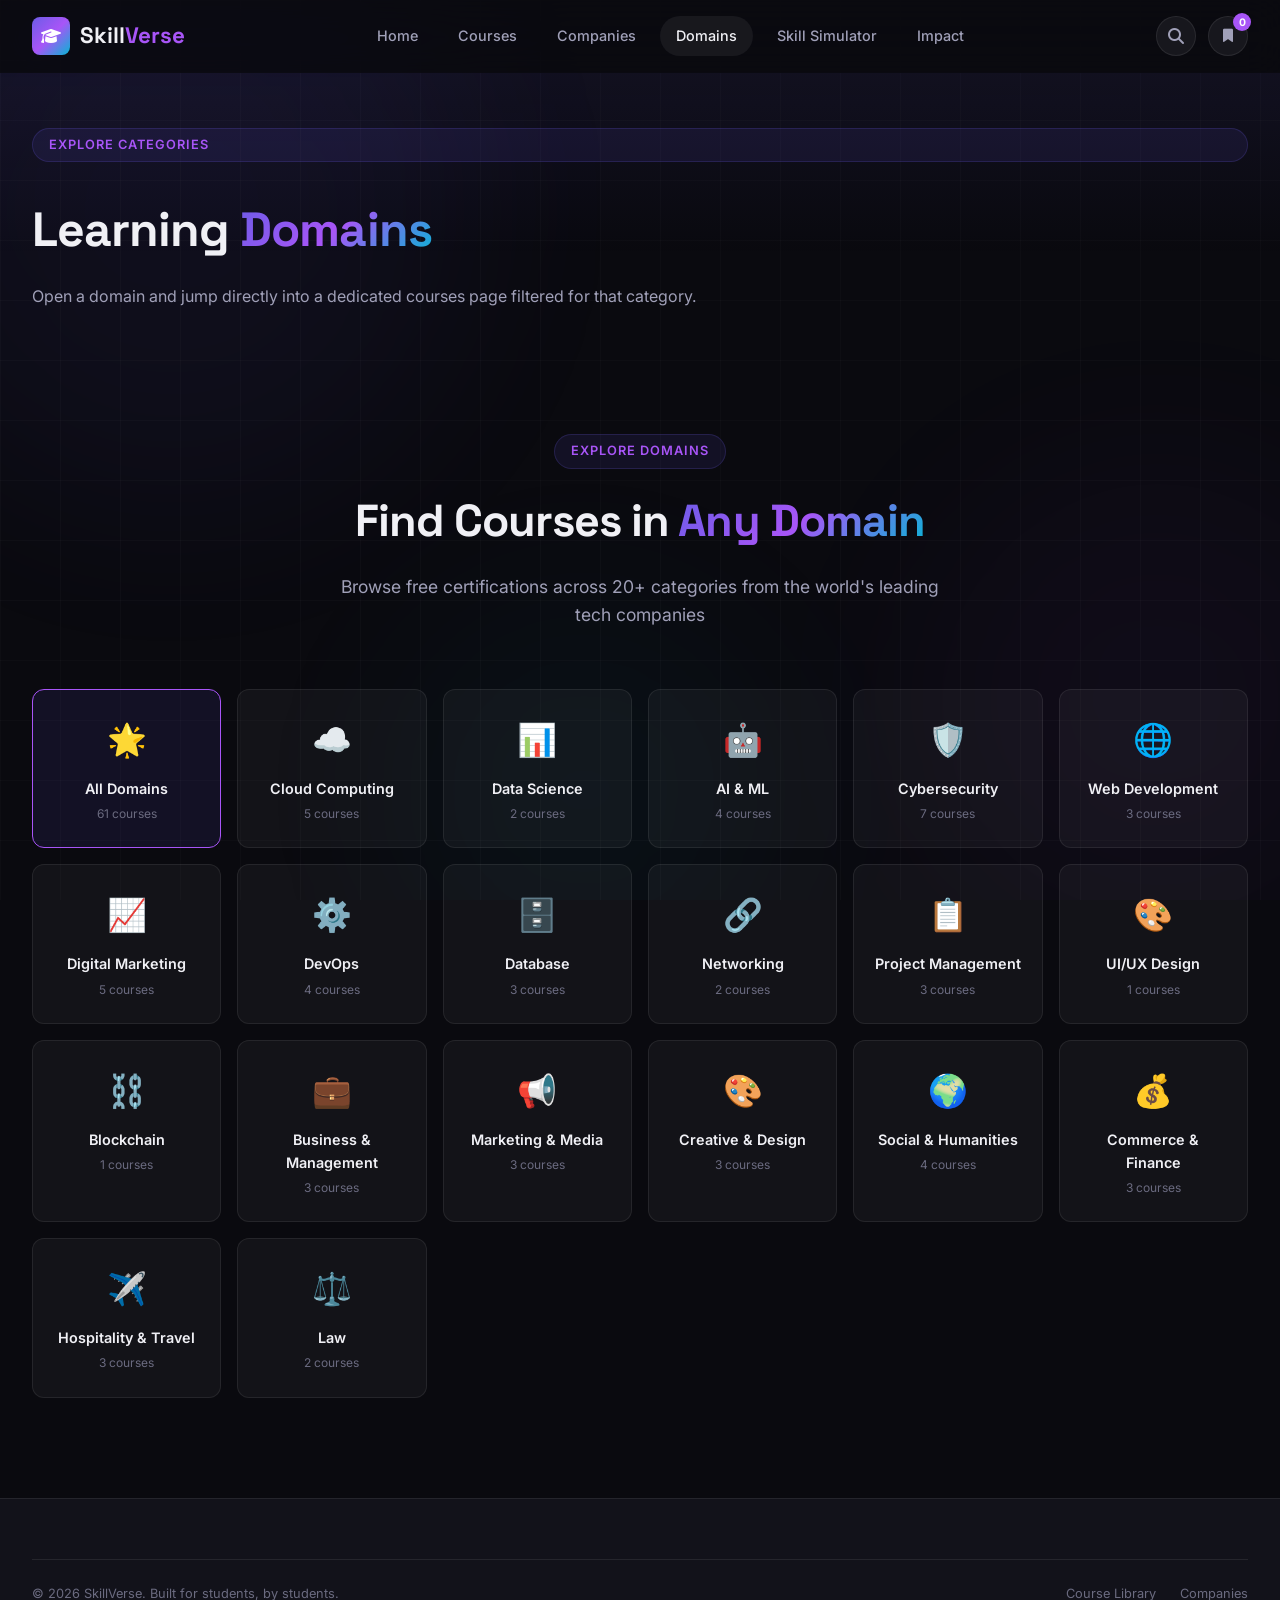
<file: domains.html>
<!DOCTYPE html>
<html lang="en">
<head>
    <meta charset="UTF-8">
    <meta name="viewport" content="width=device-width, initial-scale=1.0">
    <title>SkillVerse - Domains</title>
    <meta name="description" content="Browse all SkillVerse learning domains and open dedicated course pages for each category.">
    <link rel="preconnect" href="https://fonts.googleapis.com">
    <link rel="preconnect" href="https://fonts.gstatic.com" crossorigin>
    <link href="https://fonts.googleapis.com/css2?family=Inter:wght@300;400;500;600;700;800;900&family=Space+Grotesk:wght@400;500;600;700&display=swap" rel="stylesheet">
    <link rel="stylesheet" href="https://cdnjs.cloudflare.com/ajax/libs/font-awesome/6.5.1/css/all.min.css">
    <link rel="stylesheet" href="styles.css">
</head>
<body data-page="domains">
    <div class="bg-animation">
        <div class="bg-orb bg-orb-1"></div>
        <div class="bg-orb bg-orb-2"></div>
        <div class="bg-orb bg-orb-3"></div>
        <div class="bg-grid"></div>
    </div>

    <nav class="navbar" id="navbar">
        <div class="nav-container">
            <a href="index.html" class="nav-logo">
                <div class="logo-icon"><i class="fas fa-graduation-cap"></i></div>
                <span class="logo-text">Skill<span class="logo-accent">Verse</span></span>
            </a>
            <div class="nav-links" id="nav-links">
                <a href="index.html" class="nav-link" data-section="home">Home</a>
                <a href="courses.html" class="nav-link" data-section="courses">Courses</a>
                <a href="companies.html" class="nav-link" data-section="companies">Companies</a>
                <a href="domains.html" class="nav-link active" data-section="domains">Domains</a>
                <a href="simulator.html" class="nav-link" data-section="simulator">Skill Simulator</a>
                <a href="impact.html" class="nav-link" data-section="stats">Impact</a>
            </div>
            <div class="nav-actions">
                <div class="search-toggle" id="search-toggle"><i class="fas fa-search"></i></div>
                <button class="btn-bookmark" id="btn-bookmark" title="Saved Courses">
                    <i class="fas fa-bookmark"></i>
                    <span class="bookmark-count" id="bookmark-count">0</span>
                </button>
                <div class="hamburger" id="hamburger"><span></span><span></span><span></span></div>
            </div>
        </div>
        <div class="search-bar-container" id="search-bar-container">
            <div class="search-bar">
                <i class="fas fa-search search-icon"></i>
                <input type="text" id="global-search" placeholder="Search courses, companies, or skills..." autocomplete="off">
                <kbd class="search-shortcut">ESC</kbd>
            </div>
            <div class="search-results" id="search-results"></div>
        </div>
    </nav>

    <main class="page-shell">
        <section class="page-hero">
            <div class="page-hero-inner">
                <span class="section-tag">Explore Categories</span>
                <h1 class="page-hero-title">Learning <span class="gradient-text">Domains</span></h1>
                <p class="page-hero-copy">Open a domain and jump directly into a dedicated courses page filtered for that category.</p>
            </div>
        </section>

        <section class="domains-section" id="domains">
            <div class="section-container">
                <div class="section-header">
                    <span class="section-tag">Explore Domains</span>
                    <h2 class="section-title">Find Courses in <span class="gradient-text">Any Domain</span></h2>
                    <p class="section-subtitle">Browse free certifications across 20+ categories from the world's leading tech companies</p>
                </div>
                <div class="domain-grid" id="domain-grid"></div>
            </div>
        </section>
    </main>

    <footer class="footer">
        <div class="footer-container">
            <div class="footer-bottom">
                <p>&copy; 2026 SkillVerse. Built for students, by students.</p>
                <div class="footer-bottom-links">
                    <a href="courses.html">Course Library</a>
                    <a href="companies.html">Companies</a>
                </div>
            </div>
        </div>
    </footer>

    <div class="modal-overlay" id="course-modal">
        <div class="modal-content">
            <button class="modal-close" id="modal-close"><i class="fas fa-times"></i></button>
            <div class="modal-header" id="modal-header"></div>
            <div class="modal-body" id="modal-body"></div>
        </div>
    </div>
    <div class="sidebar-overlay" id="sidebar-overlay"></div>
    <div class="saved-sidebar" id="saved-sidebar">
        <div class="sidebar-header">
            <h3><i class="fas fa-bookmark"></i> Saved Courses</h3>
            <button class="sidebar-close" id="sidebar-close"><i class="fas fa-times"></i></button>
        </div>
        <div class="sidebar-body" id="sidebar-body"></div>
    </div>
    <div class="toast-container" id="toast-container"></div>
    <button class="back-to-top" id="back-to-top" aria-label="Back to top"><i class="fas fa-arrow-up"></i></button>

    <script src="data.js"></script>
    <script src="app.js"></script>
</body>
</html>
</file>
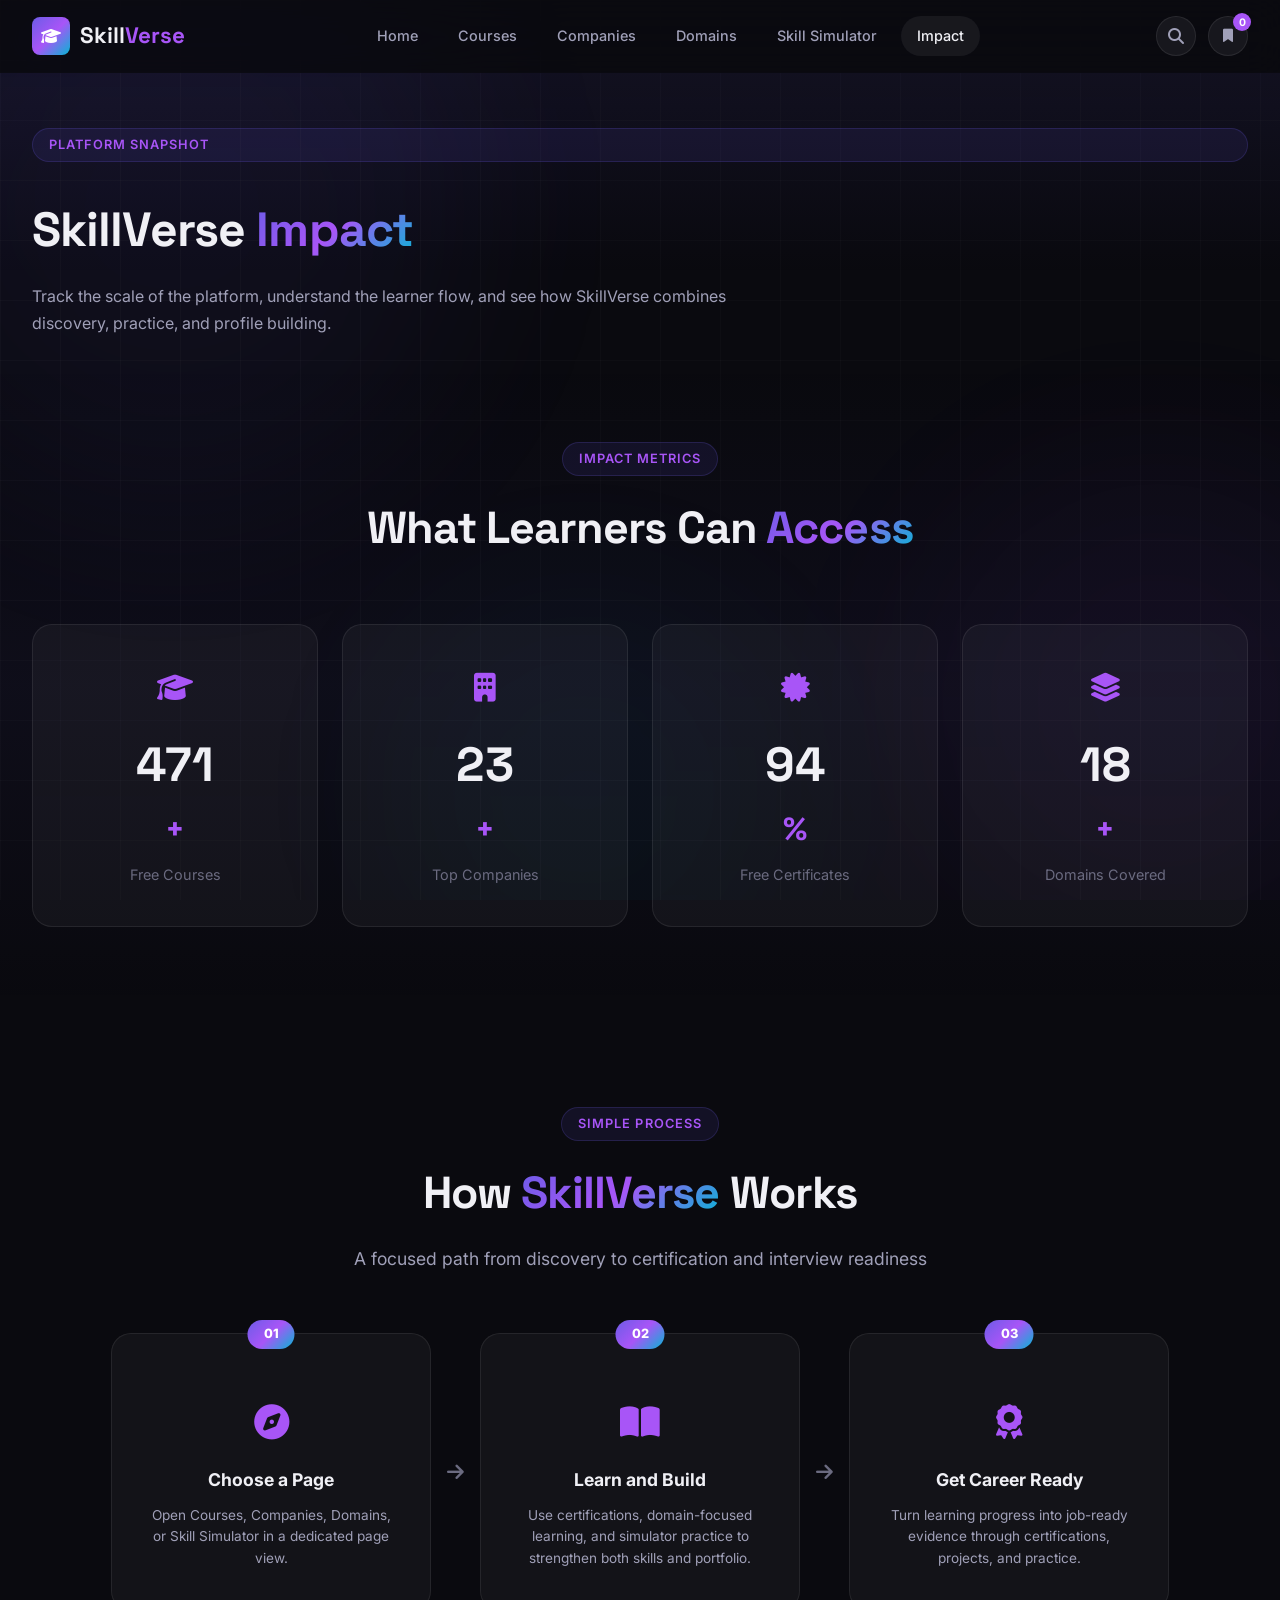
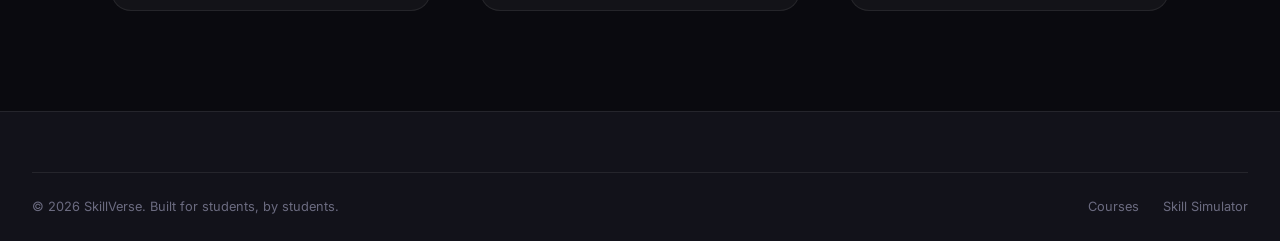
<file: impact.html>
<!DOCTYPE html>
<html lang="en">
<head>
    <meta charset="UTF-8">
    <meta name="viewport" content="width=device-width, initial-scale=1.0">
    <title>SkillVerse - Impact</title>
    <meta name="description" content="See SkillVerse impact metrics, learning workflow, and how the platform helps learners progress.">
    <link rel="preconnect" href="https://fonts.googleapis.com">
    <link rel="preconnect" href="https://fonts.gstatic.com" crossorigin>
    <link href="https://fonts.googleapis.com/css2?family=Inter:wght@300;400;500;600;700;800;900&family=Space+Grotesk:wght@400;500;600;700&display=swap" rel="stylesheet">
    <link rel="stylesheet" href="https://cdnjs.cloudflare.com/ajax/libs/font-awesome/6.5.1/css/all.min.css">
    <link rel="stylesheet" href="styles.css">
</head>
<body data-page="impact">
    <div class="bg-animation">
        <div class="bg-orb bg-orb-1"></div>
        <div class="bg-orb bg-orb-2"></div>
        <div class="bg-orb bg-orb-3"></div>
        <div class="bg-grid"></div>
    </div>

    <nav class="navbar" id="navbar">
        <div class="nav-container">
            <a href="index.html" class="nav-logo">
                <div class="logo-icon"><i class="fas fa-graduation-cap"></i></div>
                <span class="logo-text">Skill<span class="logo-accent">Verse</span></span>
            </a>
            <div class="nav-links" id="nav-links">
                <a href="index.html" class="nav-link" data-section="home">Home</a>
                <a href="courses.html" class="nav-link" data-section="courses">Courses</a>
                <a href="companies.html" class="nav-link" data-section="companies">Companies</a>
                <a href="domains.html" class="nav-link" data-section="domains">Domains</a>
                <a href="simulator.html" class="nav-link" data-section="simulator">Skill Simulator</a>
                <a href="impact.html" class="nav-link active" data-section="stats">Impact</a>
            </div>
            <div class="nav-actions">
                <div class="search-toggle" id="search-toggle"><i class="fas fa-search"></i></div>
                <button class="btn-bookmark" id="btn-bookmark" title="Saved Courses">
                    <i class="fas fa-bookmark"></i>
                    <span class="bookmark-count" id="bookmark-count">0</span>
                </button>
                <div class="hamburger" id="hamburger"><span></span><span></span><span></span></div>
            </div>
        </div>
        <div class="search-bar-container" id="search-bar-container">
            <div class="search-bar">
                <i class="fas fa-search search-icon"></i>
                <input type="text" id="global-search" placeholder="Search courses, companies, or skills..." autocomplete="off">
                <kbd class="search-shortcut">ESC</kbd>
            </div>
            <div class="search-results" id="search-results"></div>
        </div>
    </nav>

    <main class="page-shell">
        <section class="page-hero">
            <div class="page-hero-inner">
                <span class="section-tag">Platform Snapshot</span>
                <h1 class="page-hero-title">SkillVerse <span class="gradient-text">Impact</span></h1>
                <p class="page-hero-copy">Track the scale of the platform, understand the learner flow, and see how SkillVerse combines discovery, practice, and profile building.</p>
            </div>
        </section>

        <section class="stats-section" id="stats">
            <div class="section-container">
                <div class="section-header">
                    <span class="section-tag">Impact Metrics</span>
                    <h2 class="section-title">What Learners Can <span class="gradient-text">Access</span></h2>
                </div>
                <div class="stats-grid">
                    <div class="stat-card">
                        <div class="stat-icon"><i class="fas fa-graduation-cap"></i></div>
                        <div class="stat-number" data-count="500">0</div>
                        <div class="stat-suffix">+</div>
                        <div class="stat-label">Free Courses</div>
                    </div>
                    <div class="stat-card">
                        <div class="stat-icon"><i class="fas fa-building"></i></div>
                        <div class="stat-number" data-count="25">0</div>
                        <div class="stat-suffix">+</div>
                        <div class="stat-label">Top Companies</div>
                    </div>
                    <div class="stat-card">
                        <div class="stat-icon"><i class="fas fa-certificate"></i></div>
                        <div class="stat-number" data-count="100">0</div>
                        <div class="stat-suffix">%</div>
                        <div class="stat-label">Free Certificates</div>
                    </div>
                    <div class="stat-card">
                        <div class="stat-icon"><i class="fas fa-layer-group"></i></div>
                        <div class="stat-number" data-count="20">0</div>
                        <div class="stat-suffix">+</div>
                        <div class="stat-label">Domains Covered</div>
                    </div>
                </div>
            </div>
        </section>

        <section class="how-section" id="how-it-works">
            <div class="section-container">
                <div class="section-header">
                    <span class="section-tag">Simple Process</span>
                    <h2 class="section-title">How <span class="gradient-text">SkillVerse</span> Works</h2>
                    <p class="section-subtitle">A focused path from discovery to certification and interview readiness</p>
                </div>
                <div class="steps-grid">
                    <div class="step-card">
                        <div class="step-number">01</div>
                        <div class="step-icon"><i class="fas fa-compass"></i></div>
                        <h3>Choose a Page</h3>
                        <p>Open Courses, Companies, Domains, or Skill Simulator in a dedicated page view.</p>
                    </div>
                    <div class="step-connector"><i class="fas fa-arrow-right"></i></div>
                    <div class="step-card">
                        <div class="step-number">02</div>
                        <div class="step-icon"><i class="fas fa-book-open"></i></div>
                        <h3>Learn and Build</h3>
                        <p>Use certifications, domain-focused learning, and simulator practice to strengthen both skills and portfolio.</p>
                    </div>
                    <div class="step-connector"><i class="fas fa-arrow-right"></i></div>
                    <div class="step-card">
                        <div class="step-number">03</div>
                        <div class="step-icon"><i class="fas fa-award"></i></div>
                        <h3>Get Career Ready</h3>
                        <p>Turn learning progress into job-ready evidence through certifications, projects, and practice.</p>
                    </div>
                </div>
            </div>
        </section>
    </main>

    <footer class="footer">
        <div class="footer-container">
            <div class="footer-bottom">
                <p>&copy; 2026 SkillVerse. Built for students, by students.</p>
                <div class="footer-bottom-links">
                    <a href="courses.html">Courses</a>
                    <a href="simulator.html">Skill Simulator</a>
                </div>
            </div>
        </div>
    </footer>

    <div class="modal-overlay" id="course-modal">
        <div class="modal-content">
            <button class="modal-close" id="modal-close"><i class="fas fa-times"></i></button>
            <div class="modal-header" id="modal-header"></div>
            <div class="modal-body" id="modal-body"></div>
        </div>
    </div>
    <div class="sidebar-overlay" id="sidebar-overlay"></div>
    <div class="saved-sidebar" id="saved-sidebar">
        <div class="sidebar-header">
            <h3><i class="fas fa-bookmark"></i> Saved Courses</h3>
            <button class="sidebar-close" id="sidebar-close"><i class="fas fa-times"></i></button>
        </div>
        <div class="sidebar-body" id="sidebar-body"></div>
    </div>
    <div class="toast-container" id="toast-container"></div>
    <button class="back-to-top" id="back-to-top" aria-label="Back to top"><i class="fas fa-arrow-up"></i></button>

    <script src="data.js"></script>
    <script src="app.js"></script>
</body>
</html>
</file>
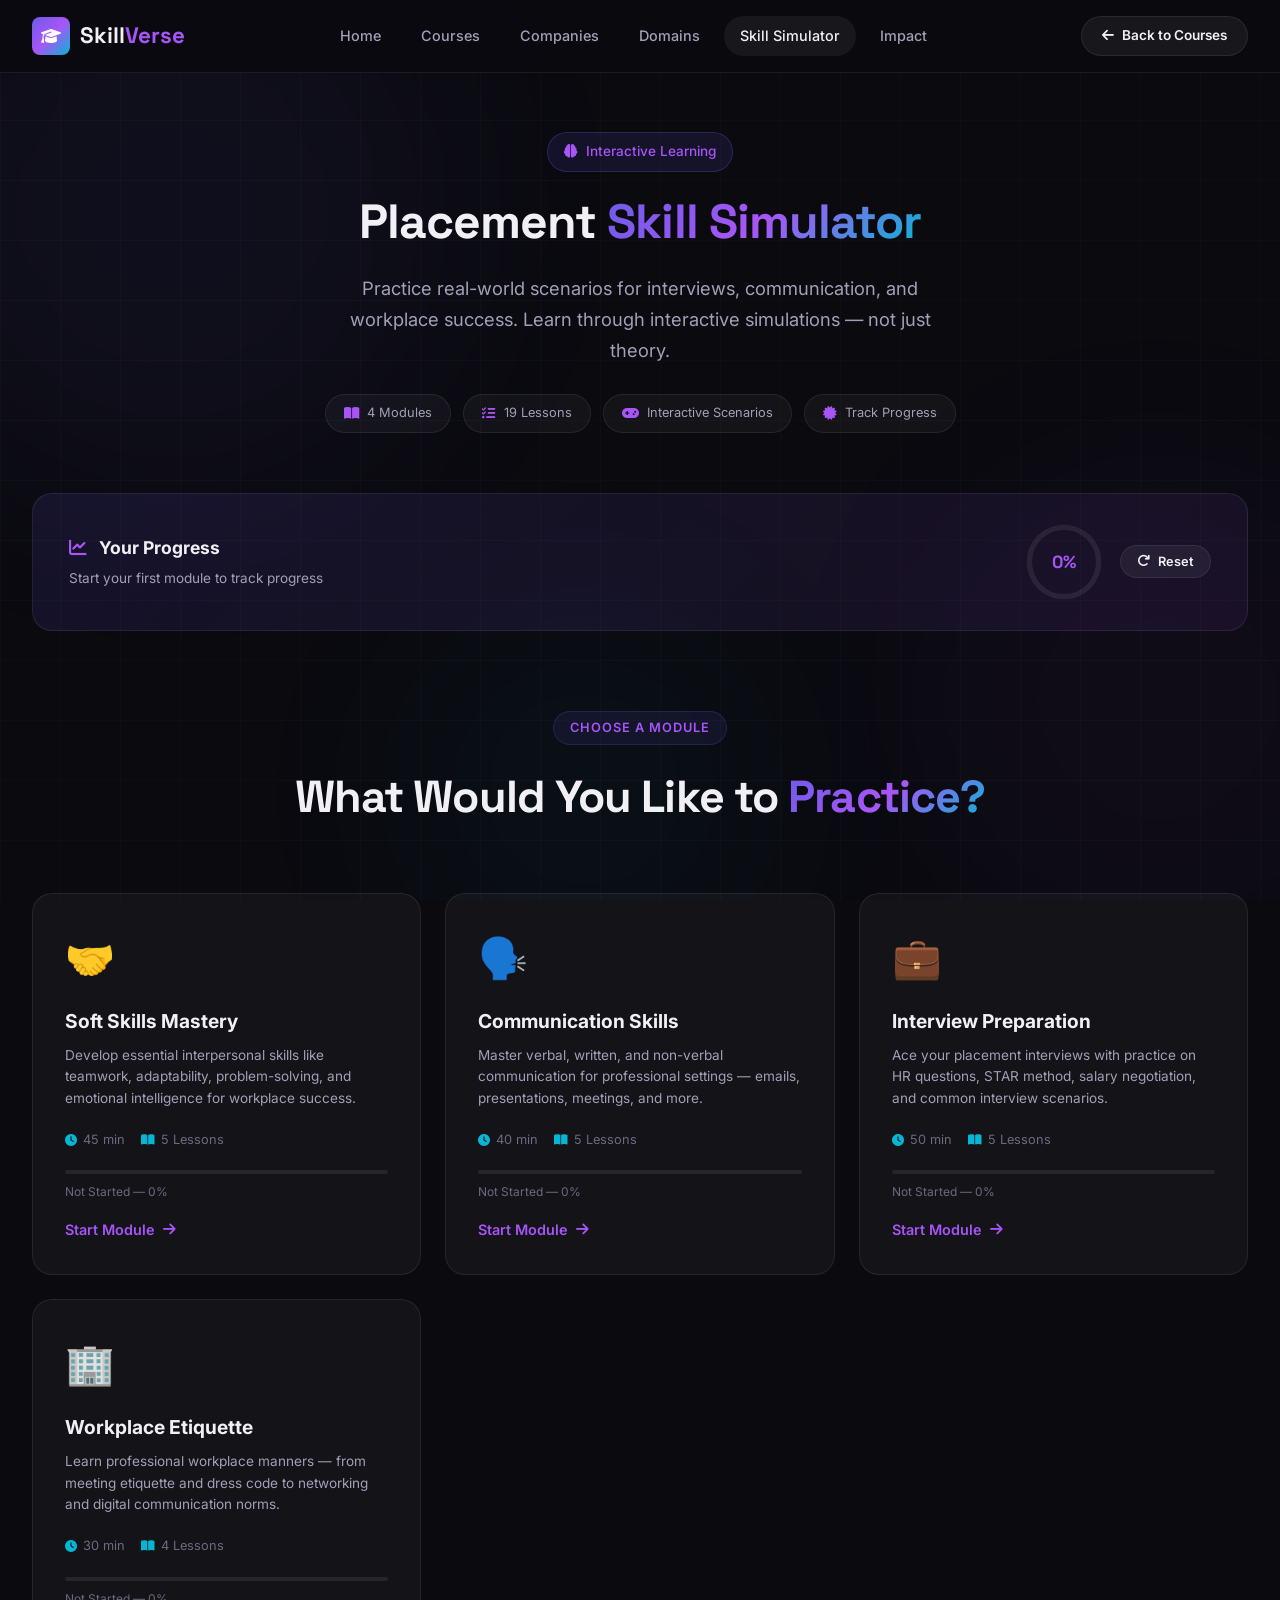
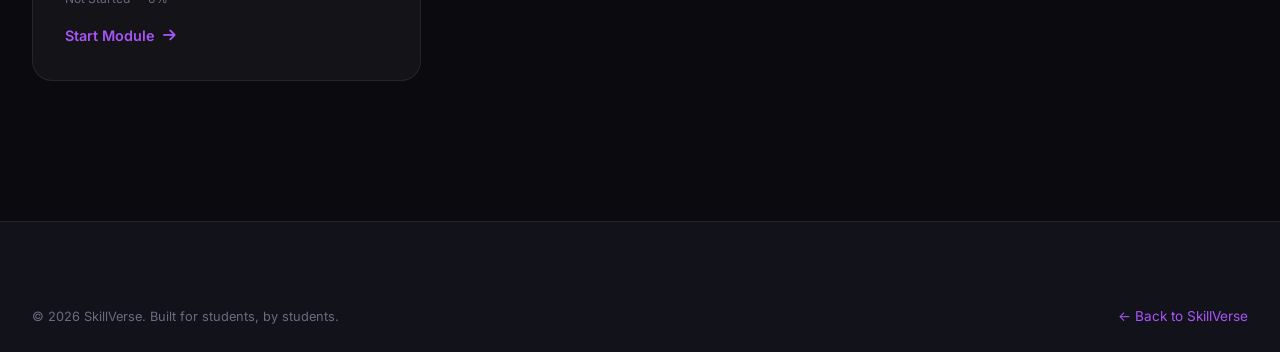
<file: simulator.html>
<!DOCTYPE html>
<html lang="en">
<head>
    <meta charset="UTF-8">
    <meta name="viewport" content="width=device-width, initial-scale=1.0">
    <title>SkillVerse — Placement Skill Simulator</title>
    <meta name="description" content="Interactive placement preparation simulator. Practice soft skills, communication, interview techniques, and workplace etiquette with real-world scenarios.">
    <link rel="preconnect" href="https://fonts.googleapis.com">
    <link rel="preconnect" href="https://fonts.gstatic.com" crossorigin>
    <link href="https://fonts.googleapis.com/css2?family=Inter:wght@300;400;500;600;700;800;900&family=Space+Grotesk:wght@400;500;600;700&display=swap" rel="stylesheet">
    <link rel="stylesheet" href="https://cdnjs.cloudflare.com/ajax/libs/font-awesome/6.5.1/css/all.min.css">
    <link rel="stylesheet" href="styles.css">
    <link rel="stylesheet" href="simulator.css">
</head>
<body data-page="simulator">
    <!-- Background -->
    <div class="bg-animation">
        <div class="bg-orb bg-orb-1"></div>
        <div class="bg-orb bg-orb-2"></div>
        <div class="bg-orb bg-orb-3"></div>
        <div class="bg-grid"></div>
    </div>

    <!-- Navigation -->
    <nav class="navbar scrolled" id="navbar">
        <div class="nav-container">
            <a href="index.html" class="nav-logo">
                <div class="logo-icon"><i class="fas fa-graduation-cap"></i></div>
                <span class="logo-text">Skill<span class="logo-accent">Verse</span></span>
            </a>
            <div class="nav-links" id="nav-links">
                <a href="index.html" class="nav-link">Home</a>
                <a href="courses.html" class="nav-link">Courses</a>
                <a href="companies.html" class="nav-link">Companies</a>
                <a href="domains.html" class="nav-link">Domains</a>
                <a href="simulator.html" class="nav-link active">Skill Simulator</a>
                <a href="impact.html" class="nav-link">Impact</a>
            </div>
            <div class="nav-actions">
                <a href="index.html" class="btn-glass" style="font-size:0.85rem;padding:8px 20px;">
                    <i class="fas fa-arrow-left"></i> Back to Courses
                </a>
                <div class="hamburger" id="hamburger">
                    <span></span><span></span><span></span>
                </div>
            </div>
        </div>
    </nav>

    <!-- Main Content -->
    <main class="sim-main">
        <!-- Sim Hero -->
        <section class="sim-hero">
            <div class="section-container">
                <div class="sim-hero-content">
                    <div class="hero-badge"><i class="fas fa-brain"></i><span>Interactive Learning</span></div>
                    <h1 class="hero-title">Placement <span class="gradient-text">Skill Simulator</span></h1>
                    <p class="hero-subtitle">Practice real-world scenarios for interviews, communication, and workplace success. Learn through interactive simulations — not just theory.</p>
                    <div class="sim-hero-stats">
                        <div class="sim-stat-pill"><i class="fas fa-book-open"></i> 4 Modules</div>
                        <div class="sim-stat-pill"><i class="fas fa-tasks"></i> 19 Lessons</div>
                        <div class="sim-stat-pill"><i class="fas fa-gamepad"></i> Interactive Scenarios</div>
                        <div class="sim-stat-pill"><i class="fas fa-certificate"></i> Track Progress</div>
                    </div>
                </div>
            </div>
        </section>

        <!-- Progress Overview -->
        <section class="sim-progress-section">
            <div class="section-container">
                <div class="progress-overview-card">
                    <div class="progress-overview-left">
                        <h3><i class="fas fa-chart-line"></i> Your Progress</h3>
                        <p id="progress-text">Start your first module to track progress</p>
                    </div>
                    <div class="progress-overview-right">
                        <div class="overall-progress-ring" id="overall-progress-ring">
                            <svg viewBox="0 0 120 120">
                                <circle class="ring-bg" cx="60" cy="60" r="52"></circle>
                                <circle class="ring-fill" id="ring-fill" cx="60" cy="60" r="52" stroke-dasharray="326.73" stroke-dashoffset="326.73"></circle>
                            </svg>
                            <span class="ring-label" id="ring-label">0%</span>
                        </div>
                        <button class="btn-glass" id="reset-progress-btn" style="font-size:0.8rem;padding:8px 16px;">
                            <i class="fas fa-redo"></i> Reset
                        </button>
                    </div>
                </div>
            </div>
        </section>

        <!-- Module Selector (landing view) -->
        <section class="sim-modules-section" id="modules-view">
            <div class="section-container">
                <div class="section-header">
                    <span class="section-tag">Choose a Module</span>
                    <h2 class="section-title">What Would You Like to <span class="gradient-text">Practice?</span></h2>
                </div>
                <div class="sim-module-grid" id="sim-module-grid">
                    <!-- Populated by JS -->
                </div>
            </div>
        </section>

        <!-- Lesson View (hidden by default) -->
        <section class="sim-lesson-section" id="lesson-view" style="display:none;">
            <div class="section-container">
                <!-- Breadcrumb -->
                <div class="sim-breadcrumb" id="sim-breadcrumb"></div>

                <!-- Lesson Navigation -->
                <div class="lesson-nav-bar" id="lesson-nav-bar"></div>

                <!-- Lesson Content -->
                <div class="lesson-content-wrapper">
                    <!-- Phase 1: Theory -->
                    <div class="lesson-phase" id="phase-theory">
                        <div class="phase-header">
                            <span class="phase-badge theory-badge"><i class="fas fa-book"></i> Theory</span>
                            <h2 class="phase-title" id="theory-title"></h2>
                        </div>
                        <div class="theory-card" id="theory-content"></div>
                        <div class="phase-actions">
                            <button class="btn-primary btn-lg" id="start-scenario-btn">
                                <span>Continue to Scenario</span> <i class="fas fa-arrow-right"></i>
                            </button>
                        </div>
                    </div>

                    <!-- Phase 2: Scenario -->
                    <div class="lesson-phase" id="phase-scenario" style="display:none;">
                        <div class="phase-header">
                            <span class="phase-badge scenario-badge"><i class="fas fa-theater-masks"></i> Scenario</span>
                            <h2 class="phase-title">Real-World Situation</h2>
                        </div>
                        <div class="scenario-card">
                            <div class="scenario-situation" id="scenario-situation"></div>
                            <div class="scenario-options" id="scenario-options"></div>
                            <div class="scenario-feedback" id="scenario-feedback" style="display:none;"></div>
                        </div>
                        <div class="phase-actions">
                            <button class="btn-primary btn-lg" id="start-quiz-btn" style="display:none;">
                                <span>Continue to Quiz</span> <i class="fas fa-arrow-right"></i>
                            </button>
                        </div>
                    </div>

                    <!-- Phase 3: Quiz -->
                    <div class="lesson-phase" id="phase-quiz" style="display:none;">
                        <div class="phase-header">
                            <span class="phase-badge quiz-badge"><i class="fas fa-question-circle"></i> Quiz</span>
                            <h2 class="phase-title">Test Your Knowledge</h2>
                        </div>
                        <div class="quiz-container" id="quiz-container"></div>
                        <div class="quiz-results" id="quiz-results" style="display:none;"></div>
                        <div class="phase-actions">
                            <button class="btn-primary btn-lg" id="submit-quiz-btn">
                                <span>Submit Answers</span> <i class="fas fa-check"></i>
                            </button>
                            <button class="btn-primary btn-lg" id="next-lesson-btn" style="display:none;">
                                <span>Next Lesson</span> <i class="fas fa-arrow-right"></i>
                            </button>
                        </div>
                    </div>
                </div>
            </div>
        </section>

        <!-- Completion Modal -->
        <div class="modal-overlay" id="completion-modal">
            <div class="modal-content completion-modal-content">
                <div class="completion-inner">
                    <div class="completion-icon"><i class="fas fa-trophy"></i></div>
                    <h2>Module <span class="gradient-text">Completed!</span></h2>
                    <p id="completion-message"></p>
                    <div class="completion-stats" id="completion-stats"></div>
                    <div class="completion-actions">
                        <button class="btn-primary btn-lg" id="back-to-modules-btn">
                            <i class="fas fa-th-large"></i> <span>All Modules</span>
                        </button>
                    </div>
                </div>
            </div>
        </div>
    </main>

    <!-- Footer -->
    <footer class="footer" style="margin-top:60px;">
        <div class="footer-container">
            <div class="footer-bottom" style="border-top:none;">
                <p>&copy; 2026 SkillVerse. Built for students, by students.</p>
                <a href="index.html" style="color:var(--accent-2);font-size:0.85rem;">← Back to SkillVerse</a>
            </div>
        </div>
    </footer>

    <!-- Toast -->
    <div class="toast-container" id="toast-container"></div>

    <script src="sim-data.js"></script>
    <script src="simulator.js"></script>
</body>
</html>
</file>
<file: styles.css>
/* ===== CSS VARIABLES & RESET ===== */
:root {
    --bg-primary: #0a0a0f;
    --bg-secondary: #12121a;
    --bg-card: rgba(255,255,255,0.04);
    --bg-card-hover: rgba(255,255,255,0.08);
    --bg-glass: rgba(255,255,255,0.06);
    --text-primary: #f0f0f5;
    --text-secondary: #a0a0b8;
    --text-muted: #6b6b80;
    --accent-1: #6c5ce7;
    --accent-2: #a855f7;
    --accent-3: #06b6d4;
    --gradient-primary: linear-gradient(135deg, #6c5ce7, #a855f7, #06b6d4);
    --gradient-card: linear-gradient(135deg, rgba(108,92,231,0.12), rgba(168,85,247,0.08));
    --gradient-glow: radial-gradient(circle, rgba(108,92,231,0.3), transparent 70%);
    --border-color: rgba(255,255,255,0.08);
    --border-hover: rgba(255,255,255,0.15);
    --shadow-sm: 0 2px 8px rgba(0,0,0,0.3);
    --shadow-md: 0 8px 32px rgba(0,0,0,0.4);
    --shadow-lg: 0 16px 64px rgba(0,0,0,0.5);
    --shadow-glow: 0 0 40px rgba(108,92,231,0.15);
    --radius-sm: 8px;
    --radius-md: 12px;
    --radius-lg: 20px;
    --radius-xl: 28px;
    --transition: 0.3s cubic-bezier(0.4, 0, 0.2, 1);
    --font-primary: 'Inter', -apple-system, sans-serif;
    --font-display: 'Space Grotesk', sans-serif;
    --nav-height: 72px;
}

*, *::before, *::after { margin: 0; padding: 0; box-sizing: border-box; }

html { scroll-behavior: smooth; scroll-padding-top: var(--nav-height); }

body {
    font-family: var(--font-primary);
    background: var(--bg-primary);
    color: var(--text-primary);
    line-height: 1.6;
    overflow-x: hidden;
    -webkit-font-smoothing: antialiased;
}

a { text-decoration: none; color: inherit; }
button { cursor: pointer; border: none; background: none; font-family: inherit; }
input, select { font-family: inherit; }
img { max-width: 100%; display: block; }

/* ===== ANIMATED BACKGROUND ===== */
.bg-animation { position: fixed; inset: 0; z-index: -1; overflow: hidden; }
.bg-orb {
    position: absolute; border-radius: 50%; filter: blur(100px); opacity: 0.4;
    animation: orbFloat 20s ease-in-out infinite;
}
.bg-orb-1 { width: 600px; height: 600px; background: rgba(108,92,231,0.15); top: -10%; left: -10%; }
.bg-orb-2 { width: 500px; height: 500px; background: rgba(168,85,247,0.1); top: 50%; right: -10%; animation-delay: -7s; }
.bg-orb-3 { width: 400px; height: 400px; background: rgba(6,182,212,0.1); bottom: -10%; left: 30%; animation-delay: -14s; }
.bg-grid {
    position: absolute; inset: 0;
    background-image: linear-gradient(rgba(255,255,255,0.02) 1px, transparent 1px),
                       linear-gradient(90deg, rgba(255,255,255,0.02) 1px, transparent 1px);
    background-size: 60px 60px;
}
@keyframes orbFloat {
    0%, 100% { transform: translate(0, 0) scale(1); }
    33% { transform: translate(30px, -40px) scale(1.05); }
    66% { transform: translate(-20px, 30px) scale(0.95); }
}

/* ===== GRADIENT TEXT ===== */
.gradient-text {
    background: var(--gradient-primary); -webkit-background-clip: text;
    -webkit-text-fill-color: transparent; background-clip: text;
}

/* ===== BUTTONS ===== */
.btn-primary {
    display: inline-flex; align-items: center; gap: 8px;
    padding: 12px 28px; border-radius: 50px; font-weight: 600; font-size: 0.95rem;
    background: var(--gradient-primary); color: #fff;
    transition: var(--transition); position: relative; overflow: hidden;
    box-shadow: 0 4px 20px rgba(108,92,231,0.3);
}
.btn-primary:hover { transform: translateY(-2px); box-shadow: 0 8px 30px rgba(108,92,231,0.4); }
.btn-primary::after {
    content: ''; position: absolute; inset: 0;
    background: linear-gradient(135deg, rgba(255,255,255,0.2), transparent);
    opacity: 0; transition: var(--transition);
}
.btn-primary:hover::after { opacity: 1; }

.btn-glass {
    display: inline-flex; align-items: center; gap: 8px;
    padding: 12px 28px; border-radius: 50px; font-weight: 600; font-size: 0.95rem;
    background: var(--bg-glass); color: var(--text-primary);
    border: 1px solid var(--border-color); transition: var(--transition);
    backdrop-filter: blur(10px);
}
.btn-glass:hover { background: var(--bg-card-hover); border-color: var(--border-hover); transform: translateY(-2px); }
.btn-lg { padding: 14px 32px; font-size: 1rem; }

/* ===== NAVBAR ===== */
.navbar {
    position: fixed; top: 0; left: 0; right: 0; z-index: 1000;
    background: rgba(10,10,15,0.8); backdrop-filter: blur(20px) saturate(180%);
    border-bottom: 1px solid transparent; transition: var(--transition);
}
.navbar.scrolled { border-bottom-color: var(--border-color); background: rgba(10,10,15,0.95); }
.nav-container {
    max-width: 1320px; margin: 0 auto; padding: 0 32px;
    display: flex; align-items: center; justify-content: space-between; height: var(--nav-height);
}
.nav-logo { display: flex; align-items: center; gap: 10px; font-family: var(--font-display); font-weight: 700; font-size: 1.4rem; }
.logo-icon {
    width: 38px; height: 38px; border-radius: var(--radius-sm);
    background: var(--gradient-primary); display: flex; align-items: center; justify-content: center;
    font-size: 1rem; color: #fff;
}
.logo-accent { color: var(--accent-2); }
.nav-links { display: flex; gap: 8px; }
.nav-link {
    padding: 8px 16px; border-radius: 50px; font-size: 0.9rem; font-weight: 500;
    color: var(--text-secondary); transition: var(--transition); position: relative;
}
.nav-link:hover, .nav-link.active { color: var(--text-primary); background: var(--bg-glass); }
.nav-actions { display: flex; align-items: center; gap: 12px; }
.search-toggle, .btn-bookmark {
    width: 40px; height: 40px; border-radius: 50%; display: flex; align-items: center; justify-content: center;
    background: var(--bg-glass); color: var(--text-secondary); border: 1px solid var(--border-color);
    transition: var(--transition); position: relative;
}
.search-toggle:hover, .btn-bookmark:hover { color: var(--text-primary); border-color: var(--border-hover); }
.bookmark-count {
    position: absolute; top: -4px; right: -4px; width: 18px; height: 18px;
    background: var(--accent-2); color: #fff; font-size: 0.65rem; font-weight: 700;
    border-radius: 50%; display: flex; align-items: center; justify-content: center;
}
.nav-cta { padding: 10px 24px; font-size: 0.85rem; }
.hamburger { display: none; flex-direction: column; gap: 5px; padding: 8px; }
.hamburger span { width: 22px; height: 2px; background: var(--text-primary); transition: var(--transition); border-radius: 2px; }

/* Search Bar */
.search-bar-container {
    max-width: 640px; margin: 0 auto; padding: 0 32px 16px;
    display: none; animation: slideDown 0.3s ease;
}
.search-bar-container.active { display: block; }
.search-bar {
    display: flex; align-items: center; gap: 12px;
    background: var(--bg-secondary); border: 1px solid var(--border-color);
    border-radius: 50px; padding: 12px 20px;
}
.search-bar input {
    flex: 1; background: none; border: none; outline: none;
    color: var(--text-primary); font-size: 0.95rem;
}
.search-bar input::placeholder { color: var(--text-muted); }
.search-icon { color: var(--text-muted); }
.search-shortcut {
    padding: 2px 8px; background: var(--bg-card); border: 1px solid var(--border-color);
    border-radius: 4px; font-size: 0.7rem; color: var(--text-muted);
}
.search-results {
    margin-top: 8px; background: var(--bg-secondary); border: 1px solid var(--border-color);
    border-radius: var(--radius-md); max-height: 320px; overflow-y: auto; display: none;
}
.search-results.active { display: block; }
.search-result-item {
    padding: 12px 20px; display: flex; align-items: center; gap: 12px;
    cursor: pointer; transition: var(--transition); border-bottom: 1px solid var(--border-color);
}
.search-result-item:hover { background: var(--bg-card-hover); }
.search-result-item:last-child { border-bottom: none; }
@keyframes slideDown { from { opacity: 0; transform: translateY(-8px); } to { opacity: 1; transform: translateY(0); } }

/* ===== HERO SECTION ===== */
.hero {
    min-height: 100vh; display: flex; align-items: center;
    padding: calc(var(--nav-height) + 40px) 0 60px; position: relative;
}
.hero-container {
    max-width: 1320px; margin: 0 auto; padding: 0 32px;
    display: grid; grid-template-columns: 1fr 1fr; gap: 60px; align-items: center;
}
.hero-badge {
    display: inline-flex; align-items: center; gap: 8px;
    padding: 8px 16px; background: rgba(108,92,231,0.12); border: 1px solid rgba(108,92,231,0.25);
    border-radius: 50px; font-size: 0.85rem; color: var(--accent-2); font-weight: 500;
    margin-bottom: 24px; animation: fadeInUp 0.8s ease;
}
.hero-title {
    font-family: var(--font-display); font-size: 3.8rem; font-weight: 800;
    line-height: 1.1; margin-bottom: 24px; letter-spacing: -0.02em;
    animation: fadeInUp 0.8s ease 0.1s both;
}
.hero-subtitle {
    font-size: 1.15rem; color: var(--text-secondary); line-height: 1.7;
    max-width: 540px; margin-bottom: 36px; animation: fadeInUp 0.8s ease 0.2s both;
}
.hero-actions { display: flex; gap: 16px; margin-bottom: 48px; animation: fadeInUp 0.8s ease 0.3s both; }
.hero-stats { display: flex; align-items: center; gap: 32px; animation: fadeInUp 0.8s ease 0.4s both; }
.hero-stat { text-align: center; }
.hero-stat-number { font-family: var(--font-display); font-size: 2rem; font-weight: 800; color: var(--text-primary); }
.hero-stat-plus { font-family: var(--font-display); font-size: 1.5rem; font-weight: 700; color: var(--accent-2); }
.hero-stat-label { display: block; font-size: 0.8rem; color: var(--text-muted); margin-top: 4px; text-transform: uppercase; letter-spacing: 0.05em; }
.hero-stat-divider { width: 1px; height: 40px; background: var(--border-color); }

/* Hero Visual */
.hero-visual { position: relative; display: flex; justify-content: center; align-items: center; min-height: 450px; animation: fadeInUp 0.8s ease 0.3s both; }
.hero-card-stack { position: relative; width: 100%; max-width: 420px; }
.floating-card {
    display: flex; align-items: center; gap: 14px; padding: 16px 20px;
    background: var(--bg-card); border: 1px solid var(--border-color); border-radius: var(--radius-md);
    backdrop-filter: blur(20px); position: absolute; width: 320px;
    box-shadow: var(--shadow-md); transition: var(--transition);
}
.floating-card:hover { transform: translateX(10px) !important; border-color: var(--accent-2); }
.fc-1 { top: 0; left: 20px; animation: floatCard 6s ease-in-out infinite; }
.fc-2 { top: 90px; left: 60px; animation: floatCard 6s ease-in-out 1.5s infinite; }
.fc-3 { top: 180px; left: 30px; animation: floatCard 6s ease-in-out 3s infinite; }
.fc-4 { top: 270px; left: 70px; animation: floatCard 6s ease-in-out 4.5s infinite; }
.fc-icon {
    width: 44px; height: 44px; border-radius: var(--radius-sm); display: flex;
    align-items: center; justify-content: center; font-size: 1.2rem; flex-shrink: 0;
}
.fc-icon.google { background: rgba(66,133,244,0.15); color: #4285F4; }
.fc-icon.microsoft { background: rgba(0,120,215,0.15); color: #0078D7; }
.fc-icon.aws { background: rgba(255,153,0,0.15); color: #FF9900; }
.fc-icon.meta { background: rgba(24,119,242,0.15); color: #1877F2; }
.fc-title { font-size: 0.9rem; font-weight: 600; display: block; }
.fc-sub { font-size: 0.75rem; color: var(--text-muted); }
.fc-badge {
    margin-left: auto; padding: 4px 12px; background: rgba(16,185,129,0.15);
    color: #10B981; border-radius: 50px; font-size: 0.7rem; font-weight: 700;
    text-transform: uppercase; letter-spacing: 0.05em;
}
.hero-glow {
    position: absolute; width: 300px; height: 300px; top: 50%; left: 50%;
    transform: translate(-50%, -50%); background: var(--gradient-glow);
    border-radius: 50%; filter: blur(60px); z-index: -1;
}
@keyframes floatCard {
    0%, 100% { transform: translateY(0); }
    50% { transform: translateY(-12px); }
}
@keyframes fadeInUp {
    from { opacity: 0; transform: translateY(30px); }
    to { opacity: 1; transform: translateY(0); }
}

.hero-scroll-indicator {
    position: absolute; bottom: 32px; left: 50%; transform: translateX(-50%);
    display: flex; flex-direction: column; align-items: center; gap: 8px;
    color: var(--text-muted); font-size: 0.75rem; animation: fadeInUp 0.8s ease 0.6s both;
}
.scroll-line { width: 1px; height: 40px; background: linear-gradient(to bottom, var(--accent-2), transparent); animation: scrollPulse 2s ease-in-out infinite; }
@keyframes scrollPulse { 0%, 100% { opacity: 0.3; } 50% { opacity: 1; } }

/* ===== TICKER / MARQUEE ===== */
.ticker-section { padding: 40px 0; border-top: 1px solid var(--border-color); border-bottom: 1px solid var(--border-color); overflow: hidden; }
.ticker-label { text-align: center; color: var(--text-muted); font-size: 0.8rem; text-transform: uppercase; letter-spacing: 0.1em; margin-bottom: 20px; }
.ticker-wrapper { overflow: hidden; }
.ticker-track { display: flex; gap: 48px; animation: tickerScroll 30s linear infinite; width: max-content; }
.ticker-item { display: flex; align-items: center; gap: 10px; font-size: 1rem; color: var(--text-muted); font-weight: 500; white-space: nowrap; }
.ticker-item i { font-size: 1.3rem; color: var(--text-secondary); }
@keyframes tickerScroll { 0% { transform: translateX(0); } 100% { transform: translateX(-50%); } }

/* ===== SECTION COMMONS ===== */
.section-container { max-width: 1320px; margin: 0 auto; padding: 0 32px; }
.domains-section, .courses-section, .companies-section, .how-section { padding: 100px 0; }
.section-header { text-align: center; margin-bottom: 60px; }
.section-tag {
    display: inline-block; padding: 6px 16px; background: rgba(108,92,231,0.1);
    border: 1px solid rgba(108,92,231,0.2); border-radius: 50px;
    font-size: 0.8rem; color: var(--accent-2); font-weight: 600;
    text-transform: uppercase; letter-spacing: 0.08em; margin-bottom: 16px;
}
.section-title { font-family: var(--font-display); font-size: 2.8rem; font-weight: 800; margin-bottom: 16px; letter-spacing: -0.02em; }
.section-subtitle { font-size: 1.1rem; color: var(--text-secondary); max-width: 600px; margin: 0 auto; }

.page-shell { padding-top: var(--nav-height); }
.page-hero {
    padding: 56px 0 24px;
    background: linear-gradient(180deg, rgba(108,92,231,0.08), transparent 70%);
}
.page-hero-inner {
    max-width: 1320px; margin: 0 auto; padding: 0 32px;
    display: flex; flex-direction: column; gap: 14px;
}
.page-hero-title { font-family: var(--font-display); font-size: 3rem; font-weight: 800; letter-spacing: -0.02em; }
.page-hero-copy { max-width: 760px; color: var(--text-secondary); font-size: 1rem; line-height: 1.7; }

.page-links-section { padding: 80px 0 20px; }
.page-links-grid { display: grid; grid-template-columns: repeat(3, 1fr); gap: 20px; }
.page-link-card {
    padding: 28px; background: var(--bg-card); border: 1px solid var(--border-color);
    border-radius: var(--radius-lg); transition: var(--transition);
}
.page-link-card:hover { transform: translateY(-6px); border-color: var(--accent-2); box-shadow: var(--shadow-glow); }
.page-link-icon {
    width: 52px; height: 52px; border-radius: var(--radius-md); margin-bottom: 16px;
    display: flex; align-items: center; justify-content: center; font-size: 1.3rem;
    background: rgba(108,92,231,0.12); color: var(--accent-2);
}
.page-link-card h3 { font-size: 1.1rem; font-weight: 700; margin-bottom: 8px; }
.page-link-card p { font-size: 0.88rem; color: var(--text-secondary); line-height: 1.6; }

/* ===== DOMAIN GRID ===== */
.domain-grid { display: grid; grid-template-columns: repeat(auto-fill, minmax(180px, 1fr)); gap: 16px; }
.domain-card {
    padding: 24px 20px; background: var(--bg-card); border: 1px solid var(--border-color);
    border-radius: var(--radius-md); text-align: center; cursor: pointer;
    transition: var(--transition); position: relative; overflow: hidden;
}
.domain-card:hover { background: var(--bg-card-hover); border-color: var(--accent-2); transform: translateY(-4px); box-shadow: var(--shadow-glow); }
.domain-card.active { border-color: var(--accent-2); background: rgba(108,92,231,0.1); }
.domain-card-icon { font-size: 2rem; margin-bottom: 12px; }
.domain-card-name { font-weight: 600; font-size: 0.9rem; margin-bottom: 4px; }
.domain-card-count { font-size: 0.75rem; color: var(--text-muted); }

/* ===== FILTERS ===== */
.filters-bar { display: flex; justify-content: space-between; align-items: center; gap: 16px; margin-bottom: 32px; flex-wrap: wrap; }
.filter-chips { display: flex; gap: 8px; flex-wrap: wrap; flex: 1; }
.filter-chip {
    padding: 8px 18px; border-radius: 50px; font-size: 0.85rem; font-weight: 500;
    background: var(--bg-card); border: 1px solid var(--border-color);
    color: var(--text-secondary); transition: var(--transition); white-space: nowrap;
}
.filter-chip:hover { border-color: var(--border-hover); color: var(--text-primary); }
.filter-chip.active { background: var(--accent-1); border-color: var(--accent-1); color: #fff; }
.filter-actions { display: flex; gap: 10px; }
.filter-select {
    padding: 10px 16px; background: var(--bg-card); border: 1px solid var(--border-color);
    border-radius: var(--radius-sm); color: var(--text-primary); font-size: 0.85rem;
    outline: none; cursor: pointer; appearance: none;
    background-image: url("data:image/svg+xml,%3Csvg xmlns='http://www.w3.org/2000/svg' width='12' height='12' fill='%23a0a0b8' viewBox='0 0 16 16'%3E%3Cpath d='M8 11L3 6h10l-5 5z'/%3E%3C/svg%3E");
    background-repeat: no-repeat; background-position: right 12px center; padding-right: 32px;
}
.filter-select option { background: var(--bg-secondary); }

/* ===== COURSE CARDS ===== */
.course-grid { display: grid; grid-template-columns: repeat(auto-fill, minmax(340px, 1fr)); gap: 24px; }
.course-card {
    background: var(--bg-card); border: 1px solid var(--border-color); border-radius: var(--radius-lg);
    overflow: hidden; transition: var(--transition); cursor: pointer; position: relative;
}
.course-card:hover { transform: translateY(-6px); border-color: var(--border-hover); box-shadow: var(--shadow-lg); }
.course-card-header {
    padding: 24px 24px 16px; display: flex; justify-content: space-between; align-items: flex-start;
}
.course-company { display: flex; align-items: center; gap: 10px; }
.course-company-icon {
    width: 40px; height: 40px; border-radius: var(--radius-sm); display: flex;
    align-items: center; justify-content: center; font-size: 1.1rem;
}
.course-company-name { font-size: 0.8rem; color: var(--text-muted); }
.course-company-label { font-size: 0.85rem; font-weight: 600; }
.course-bookmark {
    width: 36px; height: 36px; border-radius: 50%; display: flex;
    align-items: center; justify-content: center; background: var(--bg-glass);
    color: var(--text-muted); border: 1px solid var(--border-color); transition: var(--transition);
    z-index: 2;
}
.course-bookmark:hover, .course-bookmark.saved { color: var(--accent-2); border-color: var(--accent-2); }
.course-bookmark.saved { background: rgba(168,85,247,0.15); }
.course-card-body { padding: 0 24px 20px; }
.course-title { font-size: 1.1rem; font-weight: 700; margin-bottom: 8px; line-height: 1.4; }
.course-desc { font-size: 0.85rem; color: var(--text-secondary); line-height: 1.5; margin-bottom: 16px; display: -webkit-box; -webkit-line-clamp: 2; -webkit-box-orient: vertical; overflow: hidden; }
.course-tags { display: flex; flex-wrap: wrap; gap: 6px; margin-bottom: 16px; }
.course-tag {
    padding: 4px 10px; background: var(--bg-glass); border-radius: 50px;
    font-size: 0.7rem; color: var(--text-secondary); border: 1px solid var(--border-color);
}
.course-card-footer {
    padding: 16px 24px; border-top: 1px solid var(--border-color);
    display: flex; justify-content: space-between; align-items: center;
}
.course-meta { display: flex; gap: 16px; }
.course-meta-item { display: flex; align-items: center; gap: 6px; font-size: 0.8rem; color: var(--text-muted); }
.course-meta-item i { font-size: 0.75rem; color: var(--accent-3); }
.course-level {
    padding: 4px 12px; border-radius: 50px; font-size: 0.7rem; font-weight: 600;
    text-transform: uppercase; letter-spacing: 0.04em;
}
.course-level.beginner { background: rgba(16,185,129,0.12); color: #10B981; }
.course-level.intermediate { background: rgba(245,158,11,0.12); color: #F59E0B; }
.course-level.advanced { background: rgba(239,68,68,0.12); color: #EF4444; }
.course-free-badge {
    position: absolute; top: 16px; right: 16px; padding: 4px 12px;
    background: rgba(16,185,129,0.15); color: #10B981; border-radius: 50px;
    font-size: 0.7rem; font-weight: 700; text-transform: uppercase;
}

/* Load More */
.load-more-container { text-align: center; margin-top: 40px; }
.no-results { text-align: center; padding: 80px 20px; color: var(--text-muted); }
.no-results i { font-size: 3rem; margin-bottom: 16px; opacity: 0.3; }
.no-results h3 { font-size: 1.3rem; color: var(--text-secondary); margin-bottom: 8px; }

/* ===== COMPANIES GRID ===== */
.companies-grid { display: grid; grid-template-columns: repeat(auto-fill, minmax(280px, 1fr)); gap: 20px; }
.company-card {
    padding: 28px; background: var(--bg-card); border: 1px solid var(--border-color);
    border-radius: var(--radius-lg); transition: var(--transition); cursor: pointer;
}
.company-card:hover { transform: translateY(-4px); border-color: var(--border-hover); box-shadow: var(--shadow-glow); }
.company-card-top { display: flex; align-items: center; gap: 14px; margin-bottom: 16px; }
.company-logo {
    width: 52px; height: 52px; border-radius: var(--radius-md); display: flex;
    align-items: center; justify-content: center; font-size: 1.4rem;
}
.company-name { font-size: 1.1rem; font-weight: 700; }
.company-courses-count { font-size: 0.8rem; color: var(--text-muted); }
.company-desc { font-size: 0.85rem; color: var(--text-secondary); line-height: 1.5; margin-bottom: 16px; }
.company-link {
    display: inline-flex; align-items: center; gap: 6px; font-size: 0.85rem;
    color: var(--accent-2); font-weight: 600; transition: var(--transition);
}
.company-link:hover { gap: 10px; }

/* ===== STATS SECTION ===== */
.stats-section {
    padding: 80px 0; background: linear-gradient(180deg, transparent, rgba(108,92,231,0.05), transparent);
}
.stats-grid { display: grid; grid-template-columns: repeat(4, 1fr); gap: 24px; }
.stat-card {
    text-align: center; padding: 40px 24px; background: var(--bg-card);
    border: 1px solid var(--border-color); border-radius: var(--radius-lg); transition: var(--transition);
}
.stat-card:hover { border-color: var(--accent-2); transform: translateY(-4px); }
.stat-icon { font-size: 1.8rem; color: var(--accent-2); margin-bottom: 16px; }
.stat-number { font-family: var(--font-display); font-size: 3rem; font-weight: 800; display: inline; }
.stat-suffix { font-family: var(--font-display); font-size: 2rem; font-weight: 700; color: var(--accent-2); }
.stat-label { font-size: 0.9rem; color: var(--text-muted); margin-top: 8px; }

/* ===== HOW IT WORKS ===== */
.steps-grid { display: flex; align-items: center; justify-content: center; gap: 0; }
.step-card {
    flex: 1; max-width: 320px; padding: 40px 32px; background: var(--bg-card);
    border: 1px solid var(--border-color); border-radius: var(--radius-lg);
    text-align: center; transition: var(--transition); position: relative;
}
.step-card:hover { border-color: var(--accent-2); transform: translateY(-6px); }
.step-number {
    position: absolute; top: -14px; left: 50%; transform: translateX(-50%);
    padding: 4px 16px; background: var(--gradient-primary); border-radius: 50px;
    font-size: 0.8rem; font-weight: 800; color: #fff;
}
.step-icon { font-size: 2.2rem; color: var(--accent-2); margin: 20px 0 16px; }
.step-card h3 { font-size: 1.1rem; font-weight: 700; margin-bottom: 10px; }
.step-card p { font-size: 0.85rem; color: var(--text-secondary); line-height: 1.6; }
.step-connector { color: var(--text-muted); font-size: 1.2rem; padding: 0 16px; }

/* ===== FOOTER ===== */
.footer { padding: 60px 0 0; border-top: 1px solid var(--border-color); background: var(--bg-secondary); }
.footer-container { max-width: 1320px; margin: 0 auto; padding: 0 32px; }
.footer-top { display: grid; grid-template-columns: 1.5fr 2fr; gap: 60px; padding-bottom: 40px; }
.footer-brand p { color: var(--text-secondary); font-size: 0.9rem; margin-top: 16px; max-width: 320px; line-height: 1.6; }
.footer-socials { display: flex; gap: 12px; margin-top: 20px; }
.social-link {
    width: 40px; height: 40px; border-radius: 50%; display: flex;
    align-items: center; justify-content: center; background: var(--bg-card);
    border: 1px solid var(--border-color); color: var(--text-secondary); transition: var(--transition);
}
.social-link:hover { color: var(--accent-2); border-color: var(--accent-2); }
.footer-links-grid { display: grid; grid-template-columns: repeat(3, 1fr); gap: 32px; }
.footer-col h4 { font-size: 0.9rem; font-weight: 700; margin-bottom: 16px; text-transform: uppercase; letter-spacing: 0.05em; }
.footer-col a { display: block; font-size: 0.85rem; color: var(--text-secondary); padding: 4px 0; transition: var(--transition); }
.footer-col a:hover { color: var(--accent-2); }
.footer-bottom {
    display: flex; justify-content: space-between; align-items: center;
    padding: 24px 0; border-top: 1px solid var(--border-color);
    font-size: 0.8rem; color: var(--text-muted);
}
.footer-bottom-links { display: flex; gap: 24px; }
.footer-bottom-links a { color: var(--text-muted); transition: var(--transition); }
.footer-bottom-links a:hover { color: var(--text-primary); }

/* ===== MODAL ===== */
.modal-overlay {
    position: fixed; inset: 0; z-index: 2000; background: rgba(0,0,0,0.7);
    backdrop-filter: blur(8px); display: none; align-items: center; justify-content: center;
    padding: 20px; animation: fadeIn 0.3s ease;
}
.modal-overlay.active { display: flex; }
.modal-content {
    background: var(--bg-secondary); border: 1px solid var(--border-color); border-radius: var(--radius-xl);
    width: 100%; max-width: 640px; max-height: 85vh; overflow-y: auto; position: relative;
}
.modal-close {
    position: absolute; top: 16px; right: 16px; width: 36px; height: 36px;
    border-radius: 50%; background: var(--bg-card); border: 1px solid var(--border-color);
    color: var(--text-secondary); display: flex; align-items: center; justify-content: center;
    transition: var(--transition); z-index: 10;
}
.modal-close:hover { color: var(--text-primary); border-color: var(--border-hover); }
.modal-header { padding: 32px 32px 20px; }
.modal-body { padding: 0 32px 32px; }
.modal-body .course-desc { -webkit-line-clamp: unset; }
.modal-body .modal-tags { display: flex; flex-wrap: wrap; gap: 8px; margin: 16px 0; }
.modal-body .modal-tag { padding: 6px 14px; background: var(--bg-card); border: 1px solid var(--border-color); border-radius: 50px; font-size: 0.8rem; color: var(--text-secondary); }
.modal-body .modal-meta { display: flex; gap: 24px; margin: 20px 0; flex-wrap: wrap; }
.modal-body .modal-meta-item { display: flex; align-items: center; gap: 8px; font-size: 0.9rem; color: var(--text-secondary); }
.modal-body .modal-meta-item i { color: var(--accent-2); }
.modal-body .modal-actions { display: flex; gap: 12px; margin-top: 24px; }
@keyframes fadeIn { from { opacity: 0; } to { opacity: 1; } }

/* ===== SAVED SIDEBAR ===== */
.sidebar-overlay { position: fixed; inset: 0; background: rgba(0,0,0,0.5); z-index: 1500; display: none; }
.sidebar-overlay.active { display: block; }
.saved-sidebar {
    position: fixed; top: 0; right: -400px; width: 400px; height: 100vh;
    background: var(--bg-secondary); border-left: 1px solid var(--border-color);
    z-index: 1600; transition: var(--transition); overflow-y: auto;
}
.saved-sidebar.active { right: 0; }
.sidebar-header { display: flex; justify-content: space-between; align-items: center; padding: 24px; border-bottom: 1px solid var(--border-color); }
.sidebar-header h3 { font-size: 1.1rem; font-weight: 700; }
.sidebar-header h3 i { color: var(--accent-2); margin-right: 8px; }
.sidebar-close { width: 36px; height: 36px; border-radius: 50%; background: var(--bg-card); border: 1px solid var(--border-color); color: var(--text-secondary); display: flex; align-items: center; justify-content: center; }
.sidebar-body { padding: 16px; }
.saved-course-item { display: flex; align-items: center; gap: 12px; padding: 14px; background: var(--bg-card); border: 1px solid var(--border-color); border-radius: var(--radius-md); margin-bottom: 10px; transition: var(--transition); }
.saved-course-item:hover { border-color: var(--border-hover); }
.saved-course-info { flex: 1; }
.saved-course-title { font-size: 0.9rem; font-weight: 600; margin-bottom: 2px; }
.saved-course-company { font-size: 0.75rem; color: var(--text-muted); }
.saved-course-remove { color: var(--text-muted); transition: var(--transition); padding: 4px; }
.saved-course-remove:hover { color: #EF4444; }
.sidebar-empty { text-align: center; padding: 60px 20px; color: var(--text-muted); }
.sidebar-empty i { font-size: 2.5rem; margin-bottom: 12px; opacity: 0.3; }

/* ===== TOAST ===== */
.toast-container { position: fixed; bottom: 24px; right: 24px; z-index: 3000; display: flex; flex-direction: column; gap: 8px; }
.toast {
    padding: 14px 20px; background: var(--bg-secondary); border: 1px solid var(--border-color);
    border-radius: var(--radius-md); display: flex; align-items: center; gap: 10px;
    font-size: 0.9rem; box-shadow: var(--shadow-lg); animation: toastIn 0.3s ease;
    min-width: 280px;
}
.toast.success { border-left: 3px solid #10B981; }
.toast.info { border-left: 3px solid var(--accent-3); }
.toast i { font-size: 1.1rem; }
.toast.success i { color: #10B981; }
.toast.info i { color: var(--accent-3); }
@keyframes toastIn { from { opacity: 0; transform: translateX(20px); } to { opacity: 1; transform: translateX(0); } }

/* ===== BACK TO TOP ===== */
.back-to-top {
    position: fixed; bottom: 24px; left: 24px; width: 44px; height: 44px;
    border-radius: 50%; background: var(--gradient-primary); color: #fff;
    display: flex; align-items: center; justify-content: center;
    box-shadow: 0 4px 20px rgba(108,92,231,0.3); opacity: 0; visibility: hidden;
    transition: var(--transition); z-index: 900;
}
.back-to-top.visible { opacity: 1; visibility: visible; }
.back-to-top:hover { transform: translateY(-3px); }

/* ===== SIMULATOR CTA ===== */
.sim-cta-section { padding: 60px 0; }
.sim-cta-card {
    display: grid; grid-template-columns: 1.3fr 1fr; gap: 48px; align-items: center;
    padding: 48px; background: var(--gradient-card); border: 1px solid var(--border-color);
    border-radius: var(--radius-xl); position: relative; overflow: hidden;
}
.sim-cta-card::before {
    content: ''; position: absolute; top: 0; left: 0; right: 0; height: 3px;
    background: var(--gradient-primary);
}
.sim-cta-visual { display: flex; flex-direction: column; gap: 12px; }
.sim-feature-pill {
    padding: 14px 20px; background: var(--bg-card); border: 1px solid var(--border-color);
    border-radius: var(--radius-md); font-size: 0.9rem; color: var(--text-secondary);
    display: flex; align-items: center; gap: 12px; transition: var(--transition);
}
.sim-feature-pill:hover { border-color: var(--accent-2); transform: translateX(6px); }
.sim-feature-pill i { color: var(--accent-2); font-size: 1rem; width: 20px; text-align: center; }

@media (max-width: 768px) {
    .sim-cta-card { grid-template-columns: 1fr; padding: 32px 24px; }
}

@media (max-width: 1024px) {
    .page-links-grid { grid-template-columns: repeat(2, 1fr); }
}

/* ===== RESPONSIVE ===== */
@media (max-width: 1024px) {
    .hero-container { grid-template-columns: 1fr; text-align: center; }
    .hero-subtitle { margin: 0 auto 36px; }
    .hero-actions { justify-content: center; }
    .hero-stats { justify-content: center; }
    .hero-visual { display: none; }
    .hero-title { font-size: 3rem; }
    .page-hero-title { font-size: 2.4rem; }
    .section-title { font-size: 2.2rem; }
    .stats-grid { grid-template-columns: repeat(2, 1fr); }
    .steps-grid { flex-direction: column; gap: 24px; }
    .step-connector { transform: rotate(90deg); }
    .footer-top { grid-template-columns: 1fr; }
}
@media (max-width: 768px) {
    .nav-links { display: none; position: absolute; top: var(--nav-height); left: 0; right: 0; background: var(--bg-secondary); border-bottom: 1px solid var(--border-color); flex-direction: column; padding: 16px; }
    .nav-links.active { display: flex; }
    .hamburger { display: flex; }
    .nav-cta { display: none; }
    .hero-title { font-size: 2.4rem; }
    .hero-actions { flex-direction: column; align-items: center; }
    .hero-stats { flex-direction: column; gap: 16px; }
    .hero-stat-divider { width: 40px; height: 1px; }
    .page-links-grid { grid-template-columns: 1fr; }
    .course-grid { grid-template-columns: 1fr; }
    .filters-bar { flex-direction: column; }
    .filter-actions { width: 100%; }
    .filter-select { flex: 1; }
    .footer-links-grid { grid-template-columns: 1fr; }
    .footer-bottom { flex-direction: column; gap: 12px; text-align: center; }
    .saved-sidebar { width: 100%; right: -100%; }
    .companies-grid { grid-template-columns: 1fr; }
}
</file>
<file: simulator.css>
/* ===== SIMULATOR STYLES ===== */

.sim-main { padding-top: var(--nav-height); }

/* Hero */
.sim-hero { padding: 60px 0 40px; text-align: center; }
.sim-hero .hero-title { font-size: 3rem; }
.sim-hero .hero-subtitle { max-width: 620px; margin: 0 auto 28px; }
.sim-hero-stats { display: flex; justify-content: center; gap: 12px; flex-wrap: wrap; }
.sim-stat-pill {
    padding: 8px 18px; background: var(--bg-card); border: 1px solid var(--border-color);
    border-radius: 50px; font-size: 0.8rem; color: var(--text-secondary);
    display: flex; align-items: center; gap: 8px;
}
.sim-stat-pill i { color: var(--accent-2); font-size: 0.85rem; }

/* Progress Overview */
.sim-progress-section { padding: 20px 0 40px; }
.progress-overview-card {
    display: flex; align-items: center; justify-content: space-between;
    padding: 28px 36px; background: var(--gradient-card); border: 1px solid var(--border-color);
    border-radius: var(--radius-lg); gap: 24px;
}
.progress-overview-left h3 { font-size: 1.1rem; font-weight: 700; margin-bottom: 6px; }
.progress-overview-left h3 i { color: var(--accent-2); margin-right: 8px; }
.progress-overview-left p { font-size: 0.85rem; color: var(--text-secondary); }
.progress-overview-right { display: flex; align-items: center; gap: 16px; }
.overall-progress-ring { position: relative; width: 80px; height: 80px; }
.overall-progress-ring svg { width: 100%; height: 100%; transform: rotate(-90deg); }
.ring-bg { fill: none; stroke: var(--border-color); stroke-width: 8; }
.ring-fill { fill: none; stroke: url(#ring-gradient); stroke-width: 8; stroke-linecap: round; transition: stroke-dashoffset 1s ease; }
.ring-label {
    position: absolute; top: 50%; left: 50%; transform: translate(-50%, -50%);
    font-family: var(--font-display); font-size: 1.1rem; font-weight: 800; color: var(--accent-2);
}

/* Module Grid */
.sim-modules-section { padding: 40px 0 80px; }
.sim-module-grid { display: grid; grid-template-columns: repeat(auto-fill, minmax(300px, 1fr)); gap: 24px; }
.sim-module-card {
    padding: 32px; background: var(--bg-card); border: 1px solid var(--border-color);
    border-radius: var(--radius-lg); cursor: pointer; transition: var(--transition);
    position: relative; overflow: hidden;
}
.sim-module-card:hover { transform: translateY(-6px); border-color: var(--border-hover); box-shadow: var(--shadow-glow); }
.sim-module-card::before {
    content: ''; position: absolute; top: 0; left: 0; right: 0; height: 3px;
    background: var(--gradient-primary); opacity: 0; transition: var(--transition);
}
.sim-module-card:hover::before { opacity: 1; }
.module-card-icon { font-size: 2.5rem; margin-bottom: 16px; }
.module-card-title { font-size: 1.2rem; font-weight: 700; margin-bottom: 8px; }
.module-card-desc { font-size: 0.85rem; color: var(--text-secondary); line-height: 1.6; margin-bottom: 20px; }
.module-card-meta { display: flex; gap: 16px; margin-bottom: 20px; }
.module-meta-item { display: flex; align-items: center; gap: 6px; font-size: 0.8rem; color: var(--text-muted); }
.module-meta-item i { color: var(--accent-3); font-size: 0.75rem; }
.module-progress-bar { height: 4px; background: var(--border-color); border-radius: 4px; overflow: hidden; }
.module-progress-fill { height: 100%; background: var(--gradient-primary); border-radius: 4px; transition: width 0.6s ease; }
.module-progress-label { font-size: 0.75rem; color: var(--text-muted); margin-top: 8px; }
.module-card-action {
    display: inline-flex; align-items: center; gap: 8px; margin-top: 16px;
    font-size: 0.9rem; font-weight: 600; color: var(--accent-2); transition: var(--transition);
}
.module-card-action:hover { gap: 12px; }

/* Breadcrumb */
.sim-breadcrumb {
    display: flex; align-items: center; gap: 8px; margin-bottom: 24px;
    font-size: 0.85rem; color: var(--text-muted); flex-wrap: wrap;
}
.sim-breadcrumb a { color: var(--accent-2); transition: var(--transition); }
.sim-breadcrumb a:hover { color: var(--text-primary); }
.sim-breadcrumb .sep { color: var(--text-muted); }

/* Lesson Nav Bar */
.lesson-nav-bar {
    display: flex; gap: 8px; margin-bottom: 32px; overflow-x: auto;
    padding-bottom: 8px; scrollbar-width: thin;
}
.lesson-nav-item {
    padding: 10px 20px; background: var(--bg-card); border: 1px solid var(--border-color);
    border-radius: 50px; font-size: 0.8rem; font-weight: 500;
    color: var(--text-secondary); white-space: nowrap; cursor: pointer; transition: var(--transition);
    display: flex; align-items: center; gap: 8px;
}
.lesson-nav-item:hover { border-color: var(--border-hover); color: var(--text-primary); }
.lesson-nav-item.active { background: var(--accent-1); border-color: var(--accent-1); color: #fff; }
.lesson-nav-item.completed { border-color: #10B981; }
.lesson-nav-item.completed::after { content: '✓'; color: #10B981; font-weight: 700; }
.lesson-nav-item.active.completed::after { color: #fff; }

/* Lesson Content */
.lesson-content-wrapper { max-width: 800px; }
.sim-lesson-section { padding: 30px 0 80px; }

/* Phase */
.lesson-phase { animation: fadeInUp 0.5s ease; }
.phase-header { margin-bottom: 24px; }
.phase-badge {
    display: inline-flex; align-items: center; gap: 6px;
    padding: 6px 16px; border-radius: 50px; font-size: 0.8rem; font-weight: 600;
    margin-bottom: 12px;
}
.theory-badge { background: rgba(99,102,241,0.15); color: #818CF8; }
.scenario-badge { background: rgba(245,158,11,0.15); color: #F59E0B; }
.quiz-badge { background: rgba(6,182,212,0.15); color: #06B6D4; }
.phase-title { font-family: var(--font-display); font-size: 1.8rem; font-weight: 800; }
.phase-actions { margin-top: 32px; display: flex; gap: 12px; }

/* Theory */
.theory-card {
    padding: 32px; background: var(--bg-card); border: 1px solid var(--border-color);
    border-radius: var(--radius-lg); font-size: 0.95rem; line-height: 1.8;
    color: var(--text-secondary);
}
.theory-card strong { color: var(--text-primary); }
.theory-card h4 { color: var(--text-primary); font-size: 1rem; margin: 16px 0 8px; }

/* Scenario */
.scenario-card {
    padding: 32px; background: var(--bg-card); border: 1px solid var(--border-color);
    border-radius: var(--radius-lg);
}
.scenario-situation {
    font-size: 1.05rem; line-height: 1.7; color: var(--text-primary);
    padding: 20px 24px; background: rgba(108,92,231,0.08); border-left: 3px solid var(--accent-2);
    border-radius: 0 var(--radius-sm) var(--radius-sm) 0; margin-bottom: 24px;
}
.scenario-options { display: flex; flex-direction: column; gap: 12px; }
.scenario-option {
    padding: 16px 20px; background: var(--bg-glass); border: 1px solid var(--border-color);
    border-radius: var(--radius-md); cursor: pointer; transition: var(--transition);
    font-size: 0.9rem; line-height: 1.5; color: var(--text-secondary);
    display: flex; align-items: flex-start; gap: 12px;
}
.scenario-option:hover { border-color: var(--accent-2); color: var(--text-primary); background: var(--bg-card-hover); }
.scenario-option.selected { border-color: var(--accent-2); background: rgba(168,85,247,0.1); color: var(--text-primary); }
.scenario-option.correct { border-color: #10B981; background: rgba(16,185,129,0.1); }
.scenario-option.wrong { border-color: #EF4444; background: rgba(239,68,68,0.08); opacity: 0.7; }
.scenario-option .opt-letter {
    width: 28px; height: 28px; border-radius: 50%; background: var(--bg-card);
    border: 1px solid var(--border-color); display: flex; align-items: center; justify-content: center;
    font-weight: 700; font-size: 0.8rem; flex-shrink: 0; color: var(--text-muted);
}
.scenario-option.selected .opt-letter { background: var(--accent-2); color: #fff; border-color: var(--accent-2); }
.scenario-option.correct .opt-letter { background: #10B981; color: #fff; border-color: #10B981; }
.scenario-option.wrong .opt-letter { background: #EF4444; color: #fff; border-color: #EF4444; }
.scenario-option.disabled { pointer-events: none; }

.scenario-feedback {
    margin-top: 20px; padding: 20px 24px; border-radius: var(--radius-md); font-size: 0.9rem; line-height: 1.6;
    animation: fadeInUp 0.4s ease;
}
.scenario-feedback.good { background: rgba(16,185,129,0.1); border: 1px solid rgba(16,185,129,0.3); color: #6EE7B7; }
.scenario-feedback.okay { background: rgba(245,158,11,0.1); border: 1px solid rgba(245,158,11,0.3); color: #FCD34D; }
.scenario-feedback.poor { background: rgba(239,68,68,0.08); border: 1px solid rgba(239,68,68,0.3); color: #FCA5A5; }
.scenario-feedback .fb-score { display: flex; align-items: center; gap: 8px; margin-bottom: 8px; font-weight: 700; }

/* Quiz */
.quiz-container { display: flex; flex-direction: column; gap: 24px; }
.quiz-question-card {
    padding: 24px; background: var(--bg-card); border: 1px solid var(--border-color);
    border-radius: var(--radius-lg);
}
.quiz-q-header { display: flex; align-items: center; gap: 12px; margin-bottom: 16px; }
.quiz-q-number {
    width: 32px; height: 32px; border-radius: 50%; background: var(--gradient-primary);
    display: flex; align-items: center; justify-content: center; font-size: 0.8rem;
    font-weight: 800; color: #fff; flex-shrink: 0;
}
.quiz-q-text { font-size: 1rem; font-weight: 600; line-height: 1.5; }
.quiz-options { display: flex; flex-direction: column; gap: 8px; }
.quiz-option {
    padding: 12px 16px; background: var(--bg-glass); border: 1px solid var(--border-color);
    border-radius: var(--radius-sm); cursor: pointer; transition: var(--transition);
    font-size: 0.9rem; color: var(--text-secondary); display: flex; align-items: center; gap: 10px;
}
.quiz-option:hover { border-color: var(--accent-2); color: var(--text-primary); }
.quiz-option.selected { border-color: var(--accent-2); background: rgba(168,85,247,0.1); color: var(--text-primary); }
.quiz-option.correct-answer { border-color: #10B981; background: rgba(16,185,129,0.1); color: #10B981; }
.quiz-option.wrong-answer { border-color: #EF4444; background: rgba(239,68,68,0.08); color: #EF4444; }
.quiz-option.disabled { pointer-events: none; }
.quiz-option .opt-radio {
    width: 18px; height: 18px; border-radius: 50%; border: 2px solid var(--border-color);
    flex-shrink: 0; transition: var(--transition); position: relative;
}
.quiz-option.selected .opt-radio { border-color: var(--accent-2); }
.quiz-option.selected .opt-radio::after {
    content: ''; position: absolute; top: 3px; left: 3px;
    width: 8px; height: 8px; border-radius: 50%; background: var(--accent-2);
}
.quiz-option.correct-answer .opt-radio { border-color: #10B981; }
.quiz-option.correct-answer .opt-radio::after {
    content: ''; position: absolute; top: 3px; left: 3px;
    width: 8px; height: 8px; border-radius: 50%; background: #10B981;
}

/* Quiz Results */
.quiz-results {
    margin-top: 24px; padding: 24px; background: var(--bg-card); border: 1px solid var(--border-color);
    border-radius: var(--radius-lg); text-align: center; animation: fadeInUp 0.5s ease;
}
.quiz-score-display { font-family: var(--font-display); font-size: 3rem; font-weight: 800; margin: 12px 0; }
.quiz-score-display.perfect { color: #10B981; }
.quiz-score-display.good { color: #06B6D4; }
.quiz-score-display.okay { color: #F59E0B; }
.quiz-score-display.poor { color: #EF4444; }
.quiz-message { font-size: 0.95rem; color: var(--text-secondary); margin-bottom: 8px; }

/* Completion Modal */
.completion-modal-content {
    max-width: 500px; text-align: center; padding: 0;
    background: var(--bg-secondary); border: 1px solid var(--border-color);
    border-radius: var(--radius-xl); overflow: hidden;
}
.completion-inner { padding: 48px 40px; }
.completion-icon {
    width: 80px; height: 80px; margin: 0 auto 20px; border-radius: 50%;
    background: linear-gradient(135deg, rgba(245,158,11,0.2), rgba(168,85,247,0.2));
    display: flex; align-items: center; justify-content: center;
    font-size: 2.2rem; color: #F59E0B; animation: bounceIn 0.6s ease;
}
@keyframes bounceIn {
    0% { transform: scale(0); } 50% { transform: scale(1.2); } 100% { transform: scale(1); }
}
.completion-inner h2 { font-family: var(--font-display); font-size: 1.8rem; margin-bottom: 8px; }
.completion-inner p { color: var(--text-secondary); margin-bottom: 20px; }
.completion-stats { display: flex; justify-content: center; gap: 32px; margin-bottom: 28px; }
.completion-stat { text-align: center; }
.completion-stat-value { font-family: var(--font-display); font-size: 1.8rem; font-weight: 800; color: var(--accent-2); }
.completion-stat-label { font-size: 0.75rem; color: var(--text-muted); margin-top: 2px; }
.completion-actions { display: flex; justify-content: center; gap: 12px; }

/* Toast (reused from main) */
.toast-container { position: fixed; bottom: 24px; right: 24px; z-index: 3000; display: flex; flex-direction: column; gap: 8px; }

/* Responsive */
@media (max-width: 768px) {
    .sim-hero .hero-title { font-size: 2rem; }
    .progress-overview-card { flex-direction: column; text-align: center; }
    .sim-module-grid { grid-template-columns: 1fr; }
    .lesson-nav-bar { gap: 6px; }
    .lesson-nav-item { padding: 8px 14px; font-size: 0.75rem; }
    .phase-title { font-size: 1.4rem; }
    .theory-card, .scenario-card { padding: 20px; }
    .completion-stats { gap: 20px; }
    .completion-inner { padding: 32px 24px; }
}
</file>
